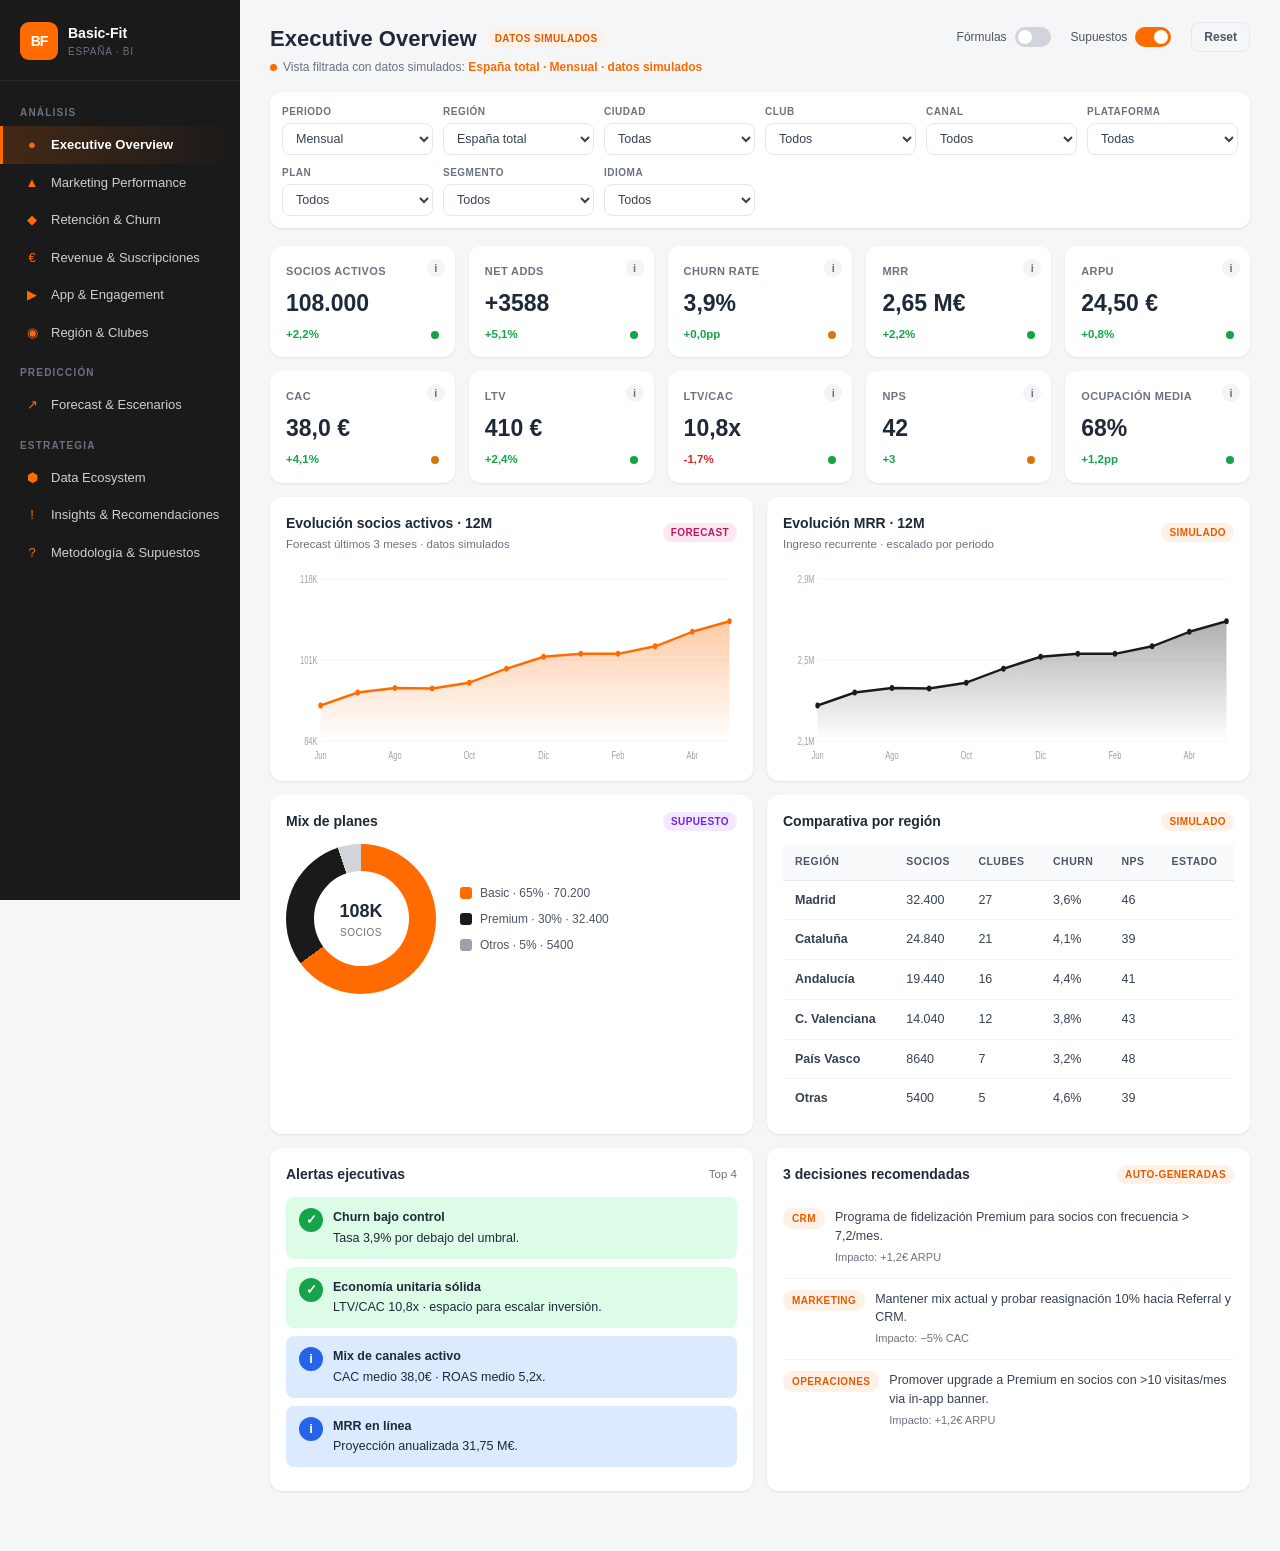
<file: basic-fit-dashboard.html>
<!DOCTYPE html>
<html lang="es">
<head>
<meta charset="UTF-8">
<meta name="viewport" content="width=device-width, initial-scale=1.0">
<title>Basic-Fit España · Dashboard Data-Driven</title>
<link rel="icon" href="../favicon.ico" sizes="any">
<link rel="icon" type="image/png" href="../favicon.png">
<link rel="apple-touch-icon" href="../apple-touch-icon.png">
<style>
/* ============ TOKENS ============ */
:root{
  --orange:#FF6B00; --orange-d:#E55A00; --orange-l:#FFF1E6;
  --black:#0F0F0F; --dark:#1A1A1A;
  --g900:#1F2937; --g800:#374151; --g700:#4B5563; --g600:#52606D;
  --g500:#6B7280; --g400:#9CA3AF; --g300:#D1D5DB; --g200:#E5E7EB; --g100:#F3F4F6; --g50:#F9FAFB;
  --white:#fff; --bg:#F5F6F8;
  --ok:#16A34A; --ok-b:#DCFCE7;
  --wn:#D97706; --wn-b:#FEF3C7;
  --bd:#DC2626; --bd-b:#FEE2E2;
  --info:#2563EB; --info-b:#DBEAFE;
  --shadow:0 1px 3px rgba(0,0,0,.06),0 1px 2px rgba(0,0,0,.04);
  --shadow-md:0 4px 14px rgba(0,0,0,.08);
  --r:12px; --r-sm:8px;
}
*{box-sizing:border-box;margin:0;padding:0}
html,body{background:var(--bg);color:var(--g900);font:14px/1.5 -apple-system,BlinkMacSystemFont,"Segoe UI",Roboto,Helvetica,Arial,sans-serif;-webkit-font-smoothing:antialiased}
a{color:inherit}
button{font-family:inherit}

/* ============ LAYOUT ============ */
.app{display:grid;grid-template-columns:240px 1fr;min-height:100vh}
.sidebar{background:var(--dark);color:var(--g300);position:sticky;top:0;height:100vh;overflow-y:auto;padding:22px 0}
.brand{padding:0 20px 20px;border-bottom:1px solid #292929;display:flex;align-items:center;gap:10px}
.brand-mark{width:38px;height:38px;background:var(--orange);border-radius:9px;display:flex;align-items:center;justify-content:center;color:#fff;font-weight:900;font-size:14px;letter-spacing:-1px}
.brand-name{color:#fff;font-weight:800;font-size:14px}
.brand-sub{color:var(--g500);font-size:10px;text-transform:uppercase;letter-spacing:.8px}
.sidebar nav{padding:10px 0}
.nav-section{padding:14px 20px 6px;font-size:10px;text-transform:uppercase;letter-spacing:1.2px;color:#6B7380;font-weight:700}
.sidebar .navlink{display:flex;align-items:center;gap:10px;padding:9px 20px;color:#CBD0D7;text-decoration:none;font-size:13px;cursor:pointer;border-left:3px solid transparent;transition:.15s}
.sidebar .navlink:hover{background:#222;color:#fff}
.sidebar .navlink.active{background:linear-gradient(90deg,rgba(255,107,0,.18),transparent);color:#fff;border-left-color:var(--orange);font-weight:600}
.nav-icon{width:18px;text-align:center;color:var(--orange)}

.main{padding:22px 30px 60px;max-width:1600px;width:100%}
.page-head{display:flex;justify-content:space-between;align-items:flex-start;flex-wrap:wrap;gap:14px;margin-bottom:16px}
.page-title{font-size:22px;font-weight:800;color:var(--g900);display:flex;align-items:center;gap:10px}
.page-sub{color:var(--g500);font-size:12px;margin-top:3px}
.filter-tag{display:inline-flex;align-items:center;gap:6px;background:var(--orange-l);color:var(--orange-d);padding:4px 10px;border-radius:20px;font-size:11px;font-weight:600}

/* ============ FILTERS ============ */
.filter-bar{background:#fff;border-radius:var(--r);padding:12px;margin-bottom:18px;box-shadow:var(--shadow);display:grid;grid-template-columns:repeat(auto-fit,minmax(135px,1fr));gap:10px;align-items:end}
.f-group{display:flex;flex-direction:column;gap:4px}
.f-group label{font-size:10px;color:var(--g500);text-transform:uppercase;letter-spacing:.5px;font-weight:700}
.f-group select,.f-group input{padding:7px 9px;border:1px solid var(--g200);border-radius:var(--r-sm);font-size:12.5px;background:#fff;font-family:inherit;color:var(--g800);transition:.15s}
.f-group select:focus{border-color:var(--orange);outline:none}
.f-group select[data-active="true"]{border-color:var(--orange);background:var(--orange-l);font-weight:600}
.f-actions{display:flex;gap:6px;align-items:center;flex-wrap:wrap}
.btn{padding:7px 12px;border:none;border-radius:var(--r-sm);cursor:pointer;font-size:12px;font-weight:600;transition:.15s}
.btn-primary{background:var(--orange);color:#fff}
.btn-primary:hover{background:var(--orange-d)}
.btn-ghost{background:transparent;color:var(--g700);border:1px solid var(--g200)}
.btn-ghost:hover{background:var(--g100)}

/* ============ BADGES ============ */
.badge{display:inline-block;padding:2px 8px;border-radius:10px;font-size:10px;font-weight:800;text-transform:uppercase;letter-spacing:.4px}
.b-case{background:#DBEAFE;color:#1E40AF}
.b-sim{background:var(--orange-l);color:var(--orange-d)}
.b-as{background:#F3E8FF;color:#6D28D9}
.b-fc{background:#FCE7F3;color:#BE185D}
.b-ok{background:var(--ok-b);color:var(--ok)}
.b-wn{background:var(--wn-b);color:var(--wn)}
.b-bd{background:var(--bd-b);color:var(--bd)}

/* ============ GRID / CARDS ============ */
.grid{display:grid;gap:14px}
.grid-5{grid-template-columns:repeat(5,1fr)}
.grid-4{grid-template-columns:repeat(4,1fr)}
.grid-3{grid-template-columns:repeat(3,1fr)}
.grid-2{grid-template-columns:repeat(2,1fr)}
.span-2{grid-column:span 2}
@media (max-width:1200px){.grid-5{grid-template-columns:repeat(3,1fr)}.grid-4{grid-template-columns:repeat(2,1fr)}}
@media (max-width:760px){.grid-5,.grid-4,.grid-3,.grid-2{grid-template-columns:1fr}.span-2{grid-column:span 1}}
.card{background:#fff;border-radius:var(--r);padding:16px;box-shadow:var(--shadow)}
.card-head{display:flex;justify-content:space-between;align-items:center;margin-bottom:12px;flex-wrap:wrap;gap:8px}
.card-title{font-size:14px;font-weight:700;color:var(--g900)}
.card-sub{font-size:11.5px;color:var(--g500);margin-top:2px}

/* ============ KPI ============ */
.kpi{background:#fff;border-radius:var(--r);padding:14px 16px;box-shadow:var(--shadow);position:relative;cursor:pointer;transition:.15s;border-top:3px solid transparent}
.kpi:hover{transform:translateY(-2px);box-shadow:var(--shadow-md);border-top-color:var(--orange)}
.kpi-label{font-size:11px;color:var(--g500);text-transform:uppercase;letter-spacing:.4px;font-weight:700}
.kpi-value{font-size:23px;font-weight:800;color:var(--g900);margin-top:6px;font-variant-numeric:tabular-nums}
.kpi-foot{display:flex;justify-content:space-between;align-items:center;margin-top:6px}
.kpi-delta{font-size:11.5px;font-weight:700}
.kpi-delta.up{color:var(--ok)}
.kpi-delta.down{color:var(--bd)}
.kpi-dot{width:8px;height:8px;border-radius:50%}
.kpi-dot.good{background:var(--ok)}
.kpi-dot.warn{background:var(--wn)}
.kpi-dot.crit{background:var(--bd)}
.kpi-info{position:absolute;top:10px;right:10px;width:18px;height:18px;border-radius:50%;background:var(--g100);color:var(--g500);font-size:11px;display:flex;align-items:center;justify-content:center;font-weight:700}

/* ============ TABLES ============ */
.table-wrap{overflow-x:auto}
table{width:100%;border-collapse:collapse;font-size:12.5px}
th{text-align:left;padding:10px 12px;background:var(--g50);color:var(--g700);font-weight:700;font-size:10.5px;text-transform:uppercase;letter-spacing:.5px;border-bottom:1px solid var(--g200);white-space:nowrap}
td{padding:10px 12px;border-bottom:1px solid var(--g100);color:var(--g800);vertical-align:middle}
tr:last-child td{border-bottom:none}
tbody tr:hover{background:var(--g50)}
tbody tr.highlight{background:var(--orange-l)}
tbody tr.highlight:hover{background:var(--orange-l)}

/* ============ BARS ============ */
.bar-row{display:grid;grid-template-columns:140px 1fr 80px;align-items:center;gap:10px;margin-bottom:8px}
.bar-label{font-size:12px;color:var(--g700);white-space:nowrap;overflow:hidden;text-overflow:ellipsis}
.bar-track{background:var(--g100);height:18px;border-radius:5px;overflow:hidden}
.bar-fill{height:100%;background:linear-gradient(90deg,var(--orange),var(--orange-d));border-radius:5px;transition:width .4s}
.bar-value{font-size:12px;font-weight:700;color:var(--g900);text-align:right;font-variant-numeric:tabular-nums}

/* ============ DONUT ============ */
.donut-wrap{display:flex;align-items:center;gap:24px;flex-wrap:wrap}
.donut{width:150px;height:150px;border-radius:50%;display:flex;align-items:center;justify-content:center;position:relative;transition:background .4s}
.donut::after{content:'';position:absolute;width:95px;height:95px;background:#fff;border-radius:50%}
.donut-center{position:relative;z-index:2;text-align:center}
.donut-center .v{font-size:18px;font-weight:800}
.donut-center .l{font-size:10px;color:var(--g500);text-transform:uppercase;letter-spacing:.5px}
.legend{display:flex;flex-direction:column;gap:8px}
.legend-item{display:flex;align-items:center;gap:8px;font-size:12px;color:var(--g700)}
.legend-dot{width:12px;height:12px;border-radius:3px;flex-shrink:0}

/* ============ FUNNEL ============ */
.funnel{display:flex;flex-direction:column;gap:6px}
.funnel-step{display:flex;align-items:center;gap:12px}
.funnel-bar{background:linear-gradient(90deg,var(--orange),var(--orange-d));color:#fff;padding:11px 14px;border-radius:6px;font-weight:700;font-size:13px;transition:width .4s;min-width:100px}
.funnel-meta{font-size:12px;color:var(--g600);white-space:nowrap}

/* ============ LINE CHART ============ */
.line-chart{width:100%;height:200px;display:block}

/* ============ HEATMAP ============ */
.heatmap{display:grid;grid-template-columns:70px repeat(14,1fr);gap:3px;font-size:10px}
.hm-head{text-align:center;color:var(--g500);font-weight:700;padding:4px 0}
.hm-row-label{display:flex;align-items:center;color:var(--g700);font-weight:600;font-size:11px}
.hm-cell{aspect-ratio:1.1/1;border-radius:3px;display:flex;align-items:center;justify-content:center;color:#fff;font-weight:600;font-size:9px;cursor:pointer;transition:background .3s}

/* ============ TABS ============ */
.tabs{display:flex;gap:2px;border-bottom:1px solid var(--g200);margin-bottom:14px;flex-wrap:wrap}
.tab{padding:8px 14px;cursor:pointer;font-size:12.5px;color:var(--g600);border-bottom:2px solid transparent;font-weight:600}
.tab:hover{color:var(--orange)}
.tab.active{color:var(--orange);border-bottom-color:var(--orange)}

/* ============ ALERTS ============ */
.alert{padding:11px 13px;border-radius:var(--r-sm);margin-bottom:8px;display:flex;align-items:flex-start;gap:10px;font-size:12.5px}
.alert-icon{width:24px;height:24px;border-radius:50%;display:flex;align-items:center;justify-content:center;flex-shrink:0;font-weight:800;font-size:13px;color:#fff}
.a-ok{background:var(--ok-b)}.a-ok .alert-icon{background:var(--ok)}
.a-wn{background:var(--wn-b)}.a-wn .alert-icon{background:var(--wn)}
.a-bd{background:var(--bd-b)}.a-bd .alert-icon{background:var(--bd)}
.a-info{background:var(--info-b)}.a-info .alert-icon{background:var(--info)}
.alert-body strong{display:block;margin-bottom:2px;color:var(--g900);font-size:12.5px}

/* ============ MODAL ============ */
.modal-overlay{position:fixed;inset:0;background:rgba(0,0,0,.55);display:none;align-items:center;justify-content:center;z-index:100;padding:20px}
.modal-overlay.show{display:flex}
.modal{background:#fff;border-radius:var(--r);max-width:620px;width:100%;max-height:85vh;overflow-y:auto;padding:24px;box-shadow:0 10px 50px rgba(0,0,0,.3)}
.modal-head{display:flex;justify-content:space-between;align-items:center;margin-bottom:12px;gap:10px}
.modal-title{font-size:18px;font-weight:800;color:var(--g900)}
.modal-close{background:var(--g100);border:none;width:32px;height:32px;border-radius:50%;cursor:pointer;font-size:15px;font-weight:700}
.modal-row{padding:9px 0;border-bottom:1px solid var(--g100)}
.modal-row strong{display:block;font-size:10.5px;color:var(--g500);text-transform:uppercase;letter-spacing:.5px;margin-bottom:3px;font-weight:700}
.modal-row span{font-size:13px;color:var(--g800)}
.formula{font-family:"SF Mono",Monaco,Menlo,monospace;background:var(--g50);padding:8px 10px;border-radius:6px;font-size:12px;color:var(--g800);display:inline-block}

/* ============ FORECAST CTRL ============ */
.fc-controls{display:grid;grid-template-columns:repeat(auto-fit,minmax(220px,1fr));gap:14px;padding:16px;background:var(--g50);border-radius:var(--r-sm);margin-bottom:16px}
.input-row{display:flex;flex-direction:column;gap:6px}
.input-row label{font-size:11px;color:var(--g600);font-weight:700;display:flex;justify-content:space-between}
.input-row .v{color:var(--orange);font-weight:800}
input[type=range]{width:100%;accent-color:var(--orange)}
.scenario-tabs{display:flex;gap:6px;margin-bottom:12px}
.scen{padding:6px 12px;background:var(--g100);border-radius:20px;font-size:12px;font-weight:700;cursor:pointer;border:1px solid transparent}
.scen.active{background:var(--orange);color:#fff;border-color:var(--orange)}

/* ============ ECOSYSTEM ============ */
.eco-flow{display:grid;grid-template-columns:repeat(auto-fit,minmax(150px,1fr));gap:8px;align-items:stretch}
.eco-stage{background:#fff;border:1px solid var(--g200);border-radius:var(--r-sm);padding:12px;position:relative}
.eco-stage h4{font-size:11px;color:var(--orange);text-transform:uppercase;margin-bottom:8px;letter-spacing:.5px;font-weight:800}
.eco-stage ul{list-style:none;font-size:11.5px;color:var(--g700)}
.eco-stage li{padding:3px 0;display:flex;align-items:center;gap:6px}
.eco-stage li::before{content:'·';color:var(--orange);font-weight:800}

/* ============ COHORTS ============ */
.cohort-grid{display:grid;grid-template-columns:90px repeat(6,1fr);gap:2px;font-size:11px}
.cohort-grid > div{padding:8px;text-align:center;border-radius:3px;font-weight:600}
.cohort-head{background:var(--g100);color:var(--g700)}

/* ============ TOGGLE ============ */
.toggle-row{display:flex;align-items:center;gap:8px;font-size:12px;color:var(--g700);margin-right:14px}
.toggle{position:relative;display:inline-block;width:36px;height:20px}
.toggle input{opacity:0;width:0;height:0}
.toggle .slider{position:absolute;cursor:pointer;inset:0;background:var(--g300);border-radius:20px;transition:.2s}
.toggle .slider:before{content:'';position:absolute;height:14px;width:14px;left:3px;bottom:3px;background:#fff;border-radius:50%;transition:.2s}
.toggle input:checked + .slider{background:var(--orange)}
.toggle input:checked + .slider:before{transform:translateX(16px)}

/* ============ REC ============ */
.rec-item{padding:11px 0;border-bottom:1px solid var(--g100);display:flex;gap:10px;align-items:flex-start}
.rec-item:last-child{border-bottom:none}
.rec-area{background:var(--orange-l);color:var(--orange-d);padding:3px 9px;border-radius:10px;font-size:10px;font-weight:800;text-transform:uppercase;flex-shrink:0;letter-spacing:.4px}
.rec-text{font-size:12.5px;color:var(--g800)}
.rec-impact{display:inline-block;margin-top:3px;font-size:11px;color:var(--g500)}

/* ============ VIEWS ============ */
.view{display:none}
.view.active{display:block;animation:fadeIn .25s ease}
@keyframes fadeIn{from{opacity:0;transform:translateY(4px)}to{opacity:1;transform:none}}

/* Flash on filter update */
.view.active.flash > *{animation:flashIn .45s ease}
@keyframes flashIn{
  0%{opacity:.35;transform:translateY(3px);filter:saturate(1.2)}
  100%{opacity:1;transform:none;filter:saturate(1)}
}
.live-pulse{display:inline-block;width:7px;height:7px;border-radius:50%;background:var(--orange);margin-right:6px;animation:pulse 1.4s ease infinite}
@keyframes pulse{0%,100%{opacity:.4;transform:scale(1)}50%{opacity:1;transform:scale(1.3)}}

/* ============ SPARK / MISC ============ */
.tag-list{display:flex;flex-wrap:wrap;gap:6px}
.row{display:flex;gap:8px;align-items:center;flex-wrap:wrap}
.muted{color:var(--g500);font-size:11.5px}
.divider{height:1px;background:var(--g200);margin:14px 0}

@media (max-width:900px){
  .app{grid-template-columns:1fr}
  .sidebar{position:relative;height:auto;padding:10px 0}
  .sidebar nav{display:flex;overflow-x:auto;padding:6px;gap:2px}
  .sidebar .navlink{white-space:nowrap;border-left:none;border-bottom:3px solid transparent;padding:8px 12px}
  .sidebar .navlink.active{border-bottom-color:var(--orange);border-left:none}
  .nav-section{display:none}
  .main{padding:16px}
  .heatmap{font-size:8px}
}
</style>
</head>
<body>
<div class="app">

  <!-- ========== SIDEBAR ========== -->
  <aside class="sidebar">
    <div class="brand">
      <div class="brand-mark">BF</div>
      <div>
        <div class="brand-name">Basic-Fit</div>
        <div class="brand-sub">España · BI</div>
      </div>
    </div>
    <nav id="nav">
      <div class="nav-section">Análisis</div>
      <a class="navlink active" data-view="overview"><span class="nav-icon">●</span>Executive Overview</a>
      <a class="navlink" data-view="marketing"><span class="nav-icon">▲</span>Marketing Performance</a>
      <a class="navlink" data-view="churn"><span class="nav-icon">◆</span>Retención & Churn</a>
      <a class="navlink" data-view="revenue"><span class="nav-icon">€</span>Revenue & Suscripciones</a>
      <a class="navlink" data-view="app"><span class="nav-icon">▶</span>App & Engagement</a>
      <a class="navlink" data-view="region"><span class="nav-icon">◉</span>Región & Clubes</a>
      <div class="nav-section">Predicción</div>
      <a class="navlink" data-view="forecast"><span class="nav-icon">↗</span>Forecast & Escenarios</a>
      <div class="nav-section">Estrategia</div>
      <a class="navlink" data-view="data"><span class="nav-icon">⬢</span>Data Ecosystem</a>
      <a class="navlink" data-view="insights"><span class="nav-icon">!</span>Insights & Recomendaciones</a>
      <a class="navlink" data-view="method"><span class="nav-icon">?</span>Metodología & Supuestos</a>
    </nav>
  </aside>

  <!-- ========== MAIN ========== -->
  <main class="main">

    <!-- HEADER -->
    <div class="page-head">
      <div>
        <div class="page-title" id="pageTitle">Executive Overview <span class="badge b-sim">Datos simulados</span></div>
        <div class="page-sub" id="pageSub"><span class="live-pulse"></span>Vista filtrada con datos simulados: <span id="filterTag" style="color:var(--orange);font-weight:700">España total · Mensual · datos simulados</span></div>
      </div>
      <div class="f-actions">
        <label class="toggle-row"><span>Fórmulas</span><span class="toggle"><input type="checkbox" id="togFormulas"><span class="slider"></span></span></label>
        <label class="toggle-row"><span>Supuestos</span><span class="toggle"><input type="checkbox" id="togAssumptions" checked><span class="slider"></span></span></label>
        <button class="btn btn-ghost" id="btnReset">Reset</button>
      </div>
    </div>

    <!-- FILTERS -->
    <div class="filter-bar">
      <div class="f-group"><label>Periodo</label><select id="fPeriodo"><option>Mensual</option><option>Diario</option><option>Semanal</option><option>Trimestral</option><option>Anual</option></select></div>
      <div class="f-group"><label>Región</label><select id="fRegion"><option>España total</option><option>Madrid</option><option>Cataluña</option><option>Andalucía</option><option>C. Valenciana</option><option>País Vasco</option></select></div>
      <div class="f-group"><label>Ciudad</label><select id="fCiudad"><option>Todas</option><option>Madrid</option><option>Barcelona</option><option>Valencia</option><option>Sevilla</option><option>Bilbao</option></select></div>
      <div class="f-group"><label>Club</label><select id="fClub"><option>Todos</option><option>Club Centro</option><option>Club Norte</option><option>Club Sur</option><option>Club Nuevo</option><option>Club Alta Ocupación</option></select></div>
      <div class="f-group"><label>Canal</label><select id="fCanal"><option>Todos</option><option>SEO</option><option>SEM</option><option>Paid Social</option><option>RRSS</option><option>Directo</option><option>CRM</option><option>Email</option><option>Push</option><option>App</option><option>Referral</option><option>Offline</option></select></div>
      <div class="f-group"><label>Plataforma</label><select id="fPlat"><option>Todas</option><option>Web</option><option>App</option><option>Club físico</option></select></div>
      <div class="f-group"><label>Plan</label><select id="fPlan"><option>Todos</option><option>Basic</option><option>Premium</option><option>Otros</option></select></div>
      <div class="f-group"><label>Segmento</label><select id="fSeg"><option>Todos</option><option>Nuevo socio</option><option>Activo</option><option>Riesgo churn</option><option>Premium</option><option>Alta frecuencia</option><option>Baja frecuencia</option></select></div>
      <div class="f-group"><label>Idioma</label><select id="fIdioma"><option>Todos</option><option>Español</option><option>Catalán</option><option>Inglés</option></select></div>
    </div>

    <!-- ============ VIEW: OVERVIEW ============ -->
    <section class="view active" data-view="overview">
      <div class="grid grid-5" style="margin-bottom:14px" id="kpiOverview"></div>

      <div class="grid grid-2" style="margin-bottom:14px">
        <div class="card">
          <div class="card-head">
            <div><div class="card-title">Evolución socios activos · 12M</div><div class="card-sub">Forecast últimos 3 meses · datos simulados</div></div>
            <span class="badge b-fc">Forecast</span>
          </div>
          <svg class="line-chart" id="chartMembers" viewBox="0 0 600 200" preserveAspectRatio="none"></svg>
        </div>
        <div class="card">
          <div class="card-head">
            <div><div class="card-title">Evolución MRR · 12M</div><div class="card-sub">Ingreso recurrente · escalado por periodo</div></div>
            <span class="badge b-sim">Simulado</span>
          </div>
          <svg class="line-chart" id="chartMRR" viewBox="0 0 600 200" preserveAspectRatio="none"></svg>
        </div>
      </div>

      <div class="grid grid-2" style="margin-bottom:14px">
        <div class="card">
          <div class="card-head"><div class="card-title">Mix de planes</div><span class="badge b-as">Supuesto</span></div>
          <div class="donut-wrap">
            <div class="donut" id="donutMix"><div class="donut-center"><div class="v" id="donutTotal">108K</div><div class="l">Socios</div></div></div>
            <div class="legend" id="donutLegend"></div>
          </div>
        </div>
        <div class="card">
          <div class="card-head"><div class="card-title">Comparativa por región</div><span class="badge b-sim">Simulado</span></div>
          <div class="table-wrap"><table id="tableRegions"></table></div>
        </div>
      </div>

      <div class="grid grid-2">
        <div class="card">
          <div class="card-head"><div class="card-title">Alertas ejecutivas</div><span class="muted">Top 4</span></div>
          <div id="alertsExec"></div>
        </div>
        <div class="card">
          <div class="card-head"><div class="card-title">3 decisiones recomendadas</div><span class="badge b-sim">Auto-generadas</span></div>
          <div id="recsExec"></div>
        </div>
      </div>
    </section>

    <!-- ============ VIEW: MARKETING ============ -->
    <section class="view" data-view="marketing">
      <div class="grid grid-4" style="margin-bottom:14px" id="kpiMarketing"></div>

      <div class="grid grid-2" style="margin-bottom:14px">
        <div class="card">
          <div class="card-head"><div class="card-title">Funnel AARRR</div><span class="badge b-sim">Simulado</span></div>
          <div class="funnel" id="funnel"></div>
        </div>
        <div class="card">
          <div class="card-head"><div class="card-title">CAC por canal · €</div><span class="muted">Menor = mejor</span></div>
          <div id="barsCAC"></div>
        </div>
      </div>

      <div class="card" style="margin-bottom:14px">
        <div class="card-head"><div class="card-title">ROAS por canal</div><span class="muted">Ingresos atribuidos / Inversión</span></div>
        <div id="barsROAS"></div>
      </div>

      <div class="card">
        <div class="card-head">
          <div><div class="card-title">Tabla completa de canales</div><div class="card-sub">Inversión, leads, altas, CAC, ROAS, LTV, churn y recomendación</div></div>
          <span class="badge b-sim">Simulado</span>
        </div>
        <div class="table-wrap"><table id="tableChannels"></table></div>
      </div>
    </section>

    <!-- ============ VIEW: CHURN ============ -->
    <section class="view" data-view="churn">
      <div class="grid grid-4" style="margin-bottom:14px" id="kpiChurn"></div>

      <div class="grid grid-2" style="margin-bottom:14px">
        <div class="card">
          <div class="card-head"><div class="card-title">Churn por canal</div><span class="badge b-sim">Simulado</span></div>
          <div id="barsChurnCanal"></div>
        </div>
        <div class="card">
          <div class="card-head"><div class="card-title">Churn por plan & región</div><span class="muted">% mensual</span></div>
          <div class="table-wrap"><table id="tableChurnSeg"></table></div>
        </div>
      </div>

      <div class="card" style="margin-bottom:14px">
        <div class="card-head"><div class="card-title">Cohortes de retención · M0-M5</div><span class="badge b-sim">Simulado</span></div>
        <div class="cohort-grid" id="cohorts"></div>
      </div>

      <div class="grid grid-2">
        <div class="card">
          <div class="card-head"><div class="card-title">Predicción próximo mes</div><span class="badge b-fc">Forecast</span></div>
          <div id="churnPredict"></div>
        </div>
        <div class="card">
          <div class="card-head"><div class="card-title">Acciones anti-churn priorizadas</div></div>
          <div id="actionsChurn"></div>
        </div>
      </div>
    </section>

    <!-- ============ VIEW: REVENUE ============ -->
    <section class="view" data-view="revenue">
      <div class="grid grid-4" style="margin-bottom:14px" id="kpiRevenue"></div>

      <div class="grid grid-2" style="margin-bottom:14px">
        <div class="card">
          <div class="card-head"><div class="card-title">Revenue forecast · 6M</div><span class="badge b-fc">Forecast</span></div>
          <svg class="line-chart" id="chartRevForecast" viewBox="0 0 600 200" preserveAspectRatio="none"></svg>
        </div>
        <div class="card">
          <div class="card-head"><div class="card-title">Mix Basic vs Premium · evolución</div><span class="muted">% sobre el total</span></div>
          <div id="barsMix"></div>
        </div>
      </div>

      <div class="card">
        <div class="card-head"><div class="card-title">3 escenarios de revenue · 6 meses</div><span class="badge b-fc">Forecast</span></div>
        <div class="table-wrap"><table id="tableScenarios"></table></div>
      </div>
    </section>

    <!-- ============ VIEW: APP ============ -->
    <section class="view" data-view="app">
      <div class="grid grid-4" style="margin-bottom:14px" id="kpiApp"></div>

      <div class="grid grid-2" style="margin-bottom:14px">
        <div class="card">
          <div class="card-head"><div class="card-title">Retención app · D7 / D30 / D90</div></div>
          <div id="barsRetApp"></div>
        </div>
        <div class="card">
          <div class="card-head"><div class="card-title">Funnel app → club físico</div></div>
          <div class="funnel" id="funnelApp"></div>
        </div>
      </div>

      <div class="card">
        <div class="card-head"><div class="card-title">Cadena de valor de la app</div><span class="muted">Conexión engagement → LTV</span></div>
        <div style="display:grid;grid-template-columns:repeat(5,1fr);gap:8px;text-align:center" id="appChain"></div>
      </div>
    </section>

    <!-- ============ VIEW: REGION ============ -->
    <section class="view" data-view="region">
      <div class="grid grid-2" style="margin-bottom:14px">
        <div class="card">
          <div class="card-head"><div class="card-title">Ranking de regiones</div><span class="badge b-sim">Simulado</span></div>
          <div class="table-wrap"><table id="tableRegRank"></table></div>
        </div>
        <div class="card">
          <div class="card-head"><div class="card-title">Ranking top clubes</div></div>
          <div class="table-wrap"><table id="tableClubRank"></table></div>
        </div>
      </div>

      <div class="card" style="margin-bottom:14px">
        <div class="card-head"><div class="card-title">Heatmap de ocupación · día × franja horaria</div><span class="badge b-sim">Simulado</span></div>
        <div class="heatmap" id="heatmap"></div>
      </div>

      <div class="grid grid-2">
        <div class="card"><div class="card-head"><div class="card-title">Alertas de saturación</div></div><div id="alertsClubs"></div></div>
        <div class="card"><div class="card-head"><div class="card-title">Recomendación de expansión</div><span class="badge b-as">Supuesto</span></div><div id="expansionRecs"></div></div>
      </div>
    </section>

    <!-- ============ VIEW: FORECAST ============ -->
    <section class="view" data-view="forecast">
      <div class="card" style="margin-bottom:14px">
        <div class="card-head">
          <div><div class="card-title">Configurador de escenario · 6 meses</div><div class="card-sub">Modifica los supuestos y observa el impacto en KPIs y revenue</div></div>
          <div class="scenario-tabs">
            <div class="scen" data-scen="cons">Conservador</div>
            <div class="scen active" data-scen="base">Base</div>
            <div class="scen" data-scen="opt">Optimista</div>
          </div>
        </div>
        <div class="fc-controls">
          <div class="input-row"><label>Altas mensuales <span class="v" id="vAltas">7.800</span></label><input type="range" min="1000" max="14000" step="100" value="7800" id="iAltas"></div>
          <div class="input-row"><label>Churn mensual % <span class="v" id="vChurn">3,9</span></label><input type="range" min="1.0" max="10" step="0.1" value="3.9" id="iChurn"></div>
          <div class="input-row"><label>ARPU € <span class="v" id="vArpu">24,5</span></label><input type="range" min="14" max="36" step="0.1" value="24.5" id="iArpu"></div>
          <div class="input-row"><label>CAC € <span class="v" id="vCac">38</span></label><input type="range" min="10" max="90" step="1" value="38" id="iCac"></div>
          <div class="input-row"><label>% conversión a Premium <span class="v" id="vPrem">30</span></label><input type="range" min="5" max="80" step="1" value="30" id="iPrem"></div>
          <div class="input-row"><label>Inversión marketing mensual € <span class="v" id="vInv">300.000</span></label><input type="range" min="40000" max="800000" step="10000" value="300000" id="iInv"></div>
        </div>
        <div class="grid grid-4" id="fcResults"></div>
      </div>

      <div class="grid grid-2" style="margin-bottom:14px">
        <div class="card">
          <div class="card-head"><div class="card-title">Forecast socios activos · 6M</div><span class="badge b-fc">Forecast</span></div>
          <svg class="line-chart" id="chartFCMembers" viewBox="0 0 600 200" preserveAspectRatio="none"></svg>
        </div>
        <div class="card">
          <div class="card-head"><div class="card-title">Forecast MRR · 6M</div><span class="badge b-fc">Forecast</span></div>
          <svg class="line-chart" id="chartFCRev" viewBox="0 0 600 200" preserveAspectRatio="none"></svg>
        </div>
      </div>

      <div class="card">
        <div class="card-head"><div class="card-title">Recomendación del escenario</div></div>
        <div id="fcRec"></div>
      </div>
    </section>

    <!-- ============ VIEW: DATA ECOSYSTEM ============ -->
    <section class="view" data-view="data">
      <div class="card" style="margin-bottom:14px">
        <div class="card-head"><div class="card-title">Arquitectura de datos · flujo end-to-end</div><span class="badge b-as">Modelo</span></div>
        <div class="eco-flow">
          <div class="eco-stage"><h4>1. Canales</h4><ul><li>SEO / SEM</li><li>Paid Social</li><li>Email / CRM</li><li>Push / App</li><li>Offline / Club</li><li>Referral</li></ul></div>
          <div class="eco-stage"><h4>2. Plataformas</h4><ul><li>Web</li><li>App móvil</li><li>Club físico</li><li>Call center</li></ul></div>
          <div class="eco-stage"><h4>3. Captura</h4><ul><li>GA4 / Adobe</li><li>Mixpanel / Amplitude</li><li>Tag manager</li><li>Server-side</li></ul></div>
          <div class="eco-stage"><h4>4. Integración / ETL</h4><ul><li>Fivetran / Stitch</li><li>Airflow / dbt</li><li>APIs y webhooks</li><li>Data quality</li></ul></div>
          <div class="eco-stage"><h4>5. Data Warehouse</h4><ul><li>BigQuery / Snowflake</li><li>Customer 360</li><li>Capa semántica</li></ul></div>
          <div class="eco-stage"><h4>6. Modelado</h4><ul><li>Churn model</li><li>LTV model</li><li>Segmentación</li><li>Forecasting</li></ul></div>
          <div class="eco-stage"><h4>7. Dashboards</h4><ul><li>Power BI</li><li>Looker / Tableau</li><li>Self-service BI</li></ul></div>
          <div class="eco-stage"><h4>8. Activación</h4><ul><li>CRM (Braze, Salesforce MC)</li><li>Personalización web</li><li>Audiencias paid</li><li>App push / in-app</li></ul></div>
        </div>
      </div>

      <div class="grid grid-2">
        <div class="card">
          <div class="card-head"><div class="card-title">Fuentes internas</div></div>
          <div class="tag-list" id="srcInt"></div>
        </div>
        <div class="card">
          <div class="card-head"><div class="card-title">Fuentes externas</div></div>
          <div class="tag-list" id="srcExt"></div>
        </div>
      </div>
    </section>

    <!-- ============ VIEW: INSIGHTS ============ -->
    <section class="view" data-view="insights">
      <div class="grid grid-2" style="margin-bottom:14px">
        <div class="card">
          <div class="card-head"><div class="card-title">Top insights automáticos</div><span class="badge b-sim">Detección simulada</span></div>
          <div id="insightsList"></div>
        </div>
        <div class="card">
          <div class="card-head"><div class="card-title">Alertas por estado</div></div>
          <div id="alertsAll"></div>
        </div>
      </div>

      <div class="card">
        <div class="card-head">
          <div><div class="card-title">Recomendaciones por área</div><div class="card-sub">Acciones priorizadas con impacto estimado</div></div>
        </div>
        <div class="tabs" id="recTabs">
          <div class="tab active" data-rec="all">Todas</div>
          <div class="tab" data-rec="dir">Dirección</div>
          <div class="tab" data-rec="mkt">Marketing</div>
          <div class="tab" data-rec="crm">CRM</div>
          <div class="tab" data-rec="ops">Operaciones</div>
          <div class="tab" data-rec="app">App</div>
          <div class="tab" data-rec="exp">Expansión</div>
          <div class="tab" data-rec="bi">Data/BI</div>
        </div>
        <div id="recList"></div>
      </div>
    </section>

    <!-- ============ VIEW: METHOD ============ -->
    <section class="view" data-view="method">
      <div class="grid grid-2" style="margin-bottom:14px">
        <div class="card">
          <div class="card-head"><div class="card-title">Tipología de datos usados</div></div>
          <div class="modal-row"><strong>Datos del caso <span class="badge b-case">Caso</span></strong><span>Información oficial Basic-Fit: 90 clubes en España, 100K+ socios, 380+ empleados, 3 planes (~19,99 € Basic, ~29,99 € Premium), 1.200+ clubes y 3,35M socios internacionales.</span></div>
          <div class="modal-row"><strong>Datos simulados <span class="badge b-sim">Sim</span></strong><span>Series temporales, KPIs y métricas generadas a partir de los supuestos académicos manteniendo coherencia con el caso.</span></div>
          <div class="modal-row"><strong>Supuestos académicos <span class="badge b-as">Sup</span></strong><span>Hipótesis razonables sobre churn, ARPU, CAC, LTV, mix de planes y ocupación, basadas en benchmarks de fitness low-cost.</span></div>
          <div class="modal-row"><strong>Forecast <span class="badge b-fc">FC</span></strong><span>Proyecciones a 6 meses con escenario conservador / base / optimista.</span></div>
        </div>
        <div class="card">
          <div class="card-head"><div class="card-title">Buscador de KPIs</div><span class="muted" id="kpiCount"></span></div>
          <input type="text" id="kpiSearch" placeholder="Buscar KPI por nombre, tipo o fórmula..." style="width:100%;padding:8px 10px;border:1px solid var(--g200);border-radius:8px;font-size:13px;margin-bottom:10px">
          <div class="table-wrap" style="max-height:340px;overflow-y:auto"><table id="tableKPIs"></table></div>
        </div>
      </div>

      <div class="grid grid-3" style="margin-bottom:14px">
        <div class="card"><div class="card-title" style="margin-bottom:6px">KPI vs métrica</div><div class="muted">KPI = métrica clave alineada con objetivos estratégicos (SMART). Métrica = cualquier medida. Todo KPI es métrica, no toda métrica es KPI.</div></div>
        <div class="card"><div class="card-title" style="margin-bottom:6px">Data lifecycle</div><div class="muted">Collect → Store → Process → Analyze → Activate. Cada etapa exige gobernanza, calidad y trazabilidad.</div></div>
        <div class="card"><div class="card-title" style="margin-bottom:6px">Data quality</div><div class="muted">Exactitud, completitud, consistencia, credibilidad y actualidad. Auditoría continua sobre estas dimensiones.</div></div>
      </div>

      <div class="grid grid-2">
        <div class="card">
          <div class="card-head"><div class="card-title">Técnicas analíticas sugeridas</div></div>
          <div class="tag-list" id="techList"></div>
        </div>
        <div class="card">
          <div class="card-head"><div class="card-title">Fuentes reales recomendadas</div></div>
          <ul style="list-style:none;font-size:12.5px;color:var(--g700);line-height:1.9">
            <li>· Basic-Fit Investor Relations (KPIs financieros oficiales)</li>
            <li>· Google Analytics 4 + Search Console + Looker Studio</li>
            <li>· Meta Ads, Google Ads, TikTok Ads (CAC, ROAS por canal)</li>
            <li>· Mixpanel / Amplitude (engagement app)</li>
            <li>· CRM Salesforce / Braze (cohortes, retención)</li>
            <li>· INE, Eurostat (demografía, renta, hábitos)</li>
            <li>· Similarweb, Semrush (competencia, share-of-search)</li>
            <li>· NPS in-app / encuestas Net Promoter Score</li>
          </ul>
        </div>
      </div>
    </section>

  </main>
</div>

<!-- MODAL -->
<div class="modal-overlay" id="modal">
  <div class="modal">
    <div class="modal-head">
      <div>
        <div class="modal-title" id="mTitle">KPI</div>
        <div class="muted" id="mType"></div>
      </div>
      <button class="modal-close" onclick="closeModal()">✕</button>
    </div>
    <div class="modal-row"><strong>Valor actual</strong><span id="mValue"></span></div>
    <div class="modal-row"><strong>Variación vs periodo anterior</strong><span id="mDelta"></span></div>
    <div class="modal-row"><strong>Estado</strong><span id="mStatus"></span></div>
    <div class="modal-row"><strong>Fórmula</strong><br><span class="formula" id="mFormula"></span></div>
    <div class="modal-row"><strong>Fuente de datos recomendada</strong><span id="mSource"></span></div>
    <div class="modal-row"><strong>Decisión que permite tomar</strong><span id="mDecision"></span></div>
    <div class="modal-row"><strong>Explicación</strong><span id="mExpl"></span></div>
  </div>
</div>

<script>
/* ============================================================
   1. BASE & FILTER PROFILES (multiplicadores por filtro)
   ============================================================ */
const BASE = {
  socios:108000, clubes:90, arpu:24.5,
  mixBasic:0.65, mixPremium:0.30, mixOtros:0.05,
  altasMes:7800, bajasMes:4200, churnMes:0.039,
  cac:38, ltv:410, nps:42, app:0.61, ocupacion:0.68,
  margen:0.35, vidaMedia:17, crecimientoMes:0.022,
  inversionMkt:300000, ctr:0.029, openRate:0.31, leads:95800,
  trafficWeb:2400000, trafficApp:1100000, freq:7.2, convRate:0.082
};
const MONTHS = ['Jun','Jul','Ago','Sep','Oct','Nov','Dic','Ene','Feb','Mar','Abr','May'];

const PROF = {
  periodo:{
    'Diario':    {scale:1/30,  label:'/día'},
    'Semanal':   {scale:7/30,  label:'/semana'},
    'Mensual':   {scale:1,     label:'/mes'},
    'Trimestral':{scale:3,     label:'/trim'},
    'Anual':     {scale:12,    label:'/año'}
  },
  region:{
    'España total':  {socios:1.00, churn:1.00, nps:1.00, occ:1.00, growth:1.00, cac:1.00, share:1.00},
    'Madrid':        {socios:0.30, churn:0.92, nps:1.10, occ:1.06, growth:1.27, cac:0.95, share:1.20},
    'Cataluña':      {socios:0.23, churn:1.05, nps:0.93, occ:1.01, growth:0.86, cac:1.05, share:0.95},
    'Andalucía':     {socios:0.18, churn:1.13, nps:0.98, occ:0.94, growth:1.05, cac:1.10, share:0.85},
    'C. Valenciana': {socios:0.13, churn:0.97, nps:1.02, occ:0.99, growth:1.14, cac:0.97, share:1.00},
    'País Vasco':    {socios:0.08, churn:0.82, nps:1.14, occ:1.09, growth:1.41, cac:0.88, share:1.15}
  },
  ciudad:{
    'Todas':    {socios:1.00, nps:1.00, occ:1.00},
    'Madrid':   {socios:0.55, nps:1.10, occ:1.05},
    'Barcelona':{socios:0.42, nps:0.95, occ:1.00},
    'Valencia': {socios:0.22, nps:1.02, occ:0.96},
    'Sevilla':  {socios:0.18, nps:0.92, occ:0.90},
    'Bilbao':   {socios:0.14, nps:1.18, occ:1.10}
  },
  club:{
    'Todos':               {socios:1.000, occ:1.00, nps:1.00, incid:1.00},
    'Club Centro':         {socios:0.018, occ:1.24, nps:1.22, incid:1.45},
    'Club Norte':          {socios:0.014, occ:1.05, nps:1.05, incid:0.85},
    'Club Sur':            {socios:0.012, occ:0.88, nps:0.92, incid:1.15},
    'Club Nuevo':          {socios:0.008, occ:0.65, nps:1.08, incid:0.55},
    'Club Alta Ocupación': {socios:0.020, occ:1.32, nps:1.18, incid:1.30}
  },
  canal:{
    'Todos':      {leads:1.00, cac:1.00, roas:1.00, conv:1.00, churn:1.00, label:'todos los canales'},
    'SEO':        {leads:0.20, cac:0.52, roas:1.31, conv:1.40, churn:0.74, label:'SEO'},
    'SEM':        {leads:0.15, cac:1.37, roas:0.79, conv:0.96, churn:0.92, label:'SEM'},
    'Paid Social':{leads:0.22, cac:1.04, roas:0.67, conv:0.85, churn:1.13, label:'Paid Social'},
    'RRSS':       {leads:0.18, cac:0.85, roas:0.78, conv:0.90, churn:1.05, label:'RRSS'},
    'Directo':    {leads:0.10, cac:0.20, roas:2.10, conv:1.55, churn:0.65, label:'Directo'},
    'CRM':        {leads:0.10, cac:0.17, roas:1.77, conv:1.65, churn:0.62, label:'CRM'},
    'Email':      {leads:0.07, cac:0.14, roas:2.19, conv:1.78, churn:0.54, label:'Email'},
    'Push':       {leads:0.04, cac:0.11, roas:1.65, conv:1.50, churn:0.59, label:'Push'},
    'App':        {leads:0.09, cac:0.16, roas:1.52, conv:1.42, churn:0.49, label:'App'},
    'Referral':   {leads:0.06, cac:0.10, roas:2.08, conv:1.95, churn:0.44, label:'Referral'},
    'Offline':    {leads:0.07, cac:1.40, roas:0.42, conv:0.70, churn:1.31, label:'Offline'}
  },
  plat:{
    'Todas':      {socios:1.00, traffic:1.00, appUse:1.00, club:1.00},
    'Web':        {socios:0.55, traffic:1.95, appUse:0.10, club:0.30},
    'App':        {socios:0.35, traffic:0.45, appUse:2.30, club:0.55},
    'Club físico':{socios:0.78, traffic:0.15, appUse:0.45, club:2.45}
  },
  plan:{
    'Todos':  {arpu:1.00, ltv:1.00, churn:1.00, mixB:0.65, mixP:0.30, mixO:0.05, share:1.00},
    'Basic':  {arpu:0.82, ltv:0.87, churn:1.18, mixB:1.00, mixP:0.00, mixO:0.00, share:0.65},
    'Premium':{arpu:1.22, ltv:1.27, churn:0.72, mixB:0.00, mixP:1.00, mixO:0.00, share:0.30},
    'Otros':  {arpu:0.65, ltv:0.60, churn:1.40, mixB:0.00, mixP:0.00, mixO:1.00, share:0.05}
  },
  seg:{
    'Todos':          {freq:1.00, churn:1.00, nps:1.00, app:1.00, ltv:1.00, size:1.00},
    'Nuevo socio':    {freq:0.85, churn:1.35, nps:0.92, app:0.78, ltv:0.55, size:0.18},
    'Activo':         {freq:1.05, churn:0.85, nps:1.05, app:1.08, ltv:1.12, size:0.52},
    'Riesgo churn':   {freq:0.45, churn:2.50, nps:0.65, app:0.50, ltv:0.40, size:0.12},
    'Premium':        {freq:1.30, churn:0.55, nps:1.20, app:1.25, ltv:1.45, size:0.30},
    'Alta frecuencia':{freq:1.80, churn:0.40, nps:1.25, app:1.40, ltv:1.55, size:0.22},
    'Baja frecuencia':{freq:0.35, churn:1.85, nps:0.75, app:0.55, ltv:0.50, size:0.19}
  },
  idioma:{
    'Todos':  {ctr:1.00, conv:1.00, openRate:1.00, traffic:1.00},
    'Español':{ctr:1.02, conv:1.05, openRate:1.03, traffic:0.78},
    'Catalán':{ctr:1.10, conv:1.15, openRate:1.12, traffic:0.15},
    'Inglés': {ctr:0.88, conv:0.78, openRate:0.92, traffic:0.07}
  }
};

/* ============================================================
   2. STATE & HELPERS
   ============================================================ */
let CURRENT_KPIS = [];
let CURRENT_DATA = null;

const esES = n => n.toLocaleString('es-ES');
const fmtNum = n => esES(Math.round(n));
const fmtMoney = n => {
  n = Math.round(n);
  if(n>=1e6) return (n/1e6).toFixed(2).replace('.',',')+' M€';
  if(n>=10000) return Math.round(n/1000)+'K €';
  if(n>=1000) return (n/1000).toFixed(1).replace('.',',')+'K €';
  return esES(n)+' €';
};
const fmtPct = (n,dec=1,sign=true) => (sign && n>=0?'+':'')+n.toFixed(dec).replace('.',',')+'%';
const fmtComma = (n,dec=1) => n.toFixed(dec).replace('.',',');
const pctDelta = mult => fmtPct((mult-1)*100);

function statusChurn(c){ return c<0.035?'good':c<0.045?'warn':'crit'; }
function statusNPS(n){ return n>=45?'good':n>=30?'warn':'crit'; }
function statusLTVCAC(r){ return r>=5?'good':r>=3?'warn':'crit'; }
function statusOcc(o){ return o>=60&&o<=80?'good':o<60?'warn':'crit'; }
function statusGrowth(g){ return g>=1.5?'good':g>=0?'warn':'crit'; }

/* ============================================================
   3. FILTER STATE & FILTERED DATA
   ============================================================ */
function getFilterState(){
  return {
    periodo: document.getElementById('fPeriodo').value,
    region:  document.getElementById('fRegion').value,
    ciudad:  document.getElementById('fCiudad').value,
    club:    document.getElementById('fClub').value,
    canal:   document.getElementById('fCanal').value,
    plat:    document.getElementById('fPlat').value,
    plan:    document.getElementById('fPlan').value,
    seg:     document.getElementById('fSeg').value,
    idioma:  document.getElementById('fIdioma').value
  };
}

function getFilteredData(f){
  const rp  = PROF.region[f.region]   || PROF.region['España total'];
  const cip = PROF.ciudad[f.ciudad]   || PROF.ciudad['Todas'];
  const clp = PROF.club[f.club]       || PROF.club['Todos'];
  const cp  = PROF.canal[f.canal]     || PROF.canal['Todos'];
  const ptp = PROF.plat[f.plat]       || PROF.plat['Todas'];
  const pp  = PROF.plan[f.plan]       || PROF.plan['Todos'];
  const sp  = PROF.seg[f.seg]         || PROF.seg['Todos'];
  const ip  = PROF.idioma[f.idioma]   || PROF.idioma['Todos'];
  const tp  = PROF.periodo[f.periodo] || PROF.periodo['Mensual'];

  // Scope: cuánto del universo de socios estamos viendo
  let scope = rp.socios;
  if(f.ciudad!=='Todas') scope *= cip.socios;
  if(f.club!=='Todos')   scope *= clp.socios;
  if(f.plat!=='Todas')   scope *= ptp.socios;
  if(f.seg!=='Todos')    scope *= sp.size;
  if(f.plan!=='Todos')   scope *= pp.share;
  scope = Math.max(scope, 0.0005);

  const periodScale = tp.scale;

  const socios     = Math.round(BASE.socios * scope);
  const arpu       = +(BASE.arpu * pp.arpu).toFixed(2);
  const mrr        = Math.round(socios * arpu * periodScale);
  const arr        = Math.round(socios * arpu * 12);
  const churnRate  = Math.min(0.20, BASE.churnMes * rp.churn * pp.churn * sp.churn * cp.churn);
  const churnDisp  = Math.min(0.99, churnRate * periodScale);
  const altas      = Math.round(BASE.altasMes * scope * cp.leads * cp.conv * periodScale * 0.95 + BASE.altasMes * scope * periodScale * 0.05);
  const bajas      = Math.round(socios * churnRate * periodScale);
  const netAdds    = altas - bajas;
  const cac        = +(BASE.cac * rp.cac * cp.cac).toFixed(1);
  const ltv        = Math.round(BASE.ltv * pp.ltv * sp.ltv);
  const ltvCac     = +(ltv / Math.max(cac,1)).toFixed(2);
  const payback    = +(cac / Math.max(arpu * BASE.margen, 1)).toFixed(1);
  const nps        = Math.round(BASE.nps * rp.nps * clp.nps * sp.nps);
  const occ        = Math.round(BASE.ocupacion * rp.occ * clp.occ * 100);
  const appUse     = Math.round(BASE.app * sp.app * ptp.appUse * 100);
  const freq       = +(BASE.freq * sp.freq).toFixed(1);
  const visitFreq  = +(freq * periodScale).toFixed(1);

  // Marketing
  const leads      = Math.round(BASE.leads * scope * cp.leads * ip.traffic * periodScale);
  const convRate   = Math.min(40, BASE.convRate * 100 * cp.conv * ip.conv);
  const roas       = +(5.2 * cp.roas).toFixed(2);
  const ctr        = +(BASE.ctr * 100 * ip.ctr * cp.conv).toFixed(2);
  const openRate   = Math.round(BASE.openRate * 100 * ip.openRate);
  const cpl        = +(BASE.cac * cp.cac / Math.max(cp.conv,0.3)).toFixed(2);
  const cpa        = cac;
  const cpc        = +(0.72 * cp.cac * ip.ctr).toFixed(2);
  const cpm        = +(8.40 * cp.cac).toFixed(2);
  const trafficWeb = Math.round(BASE.trafficWeb * scope * ptp.traffic * ip.traffic * periodScale);
  const trafficApp = Math.round(BASE.trafficApp * scope * ptp.appUse * periodScale);
  const inversionMkt = Math.round(BASE.inversionMkt * scope * periodScale);

  // Otros
  const rentClub   = Math.round(34500 * rp.occ * clp.occ * pp.arpu * periodScale);
  const growthMoM  = +(BASE.crecimientoMes * 100 * rp.growth).toFixed(2);
  const marketShare= +(12.4 * rp.share * pp.share).toFixed(1);
  const retention  = +((1 - churnRate) * 100).toFixed(1);
  const seoVis     = Math.round(34 * ip.traffic * cp.conv);
  const engRRSS    = +(4.8 * cp.conv * ip.conv).toFixed(1);
  const clickRate  = +(5.4 * ip.openRate * ip.ctr).toFixed(1);
  const pushOpen   = +(18.6 * ip.openRate).toFixed(1);

  return {
    f, rp, cip, clp, cp, ptp, pp, sp, ip, tp,
    scope, periodScale,
    socios, arpu, mrr, arr, churnRate, churnDisp, altas, bajas, netAdds,
    cac, ltv, ltvCac, payback, nps, occ, appUse, freq, visitFreq, retention,
    leads, convRate, roas, ctr, openRate, cpl, cpa, cpc, cpm, trafficWeb, trafficApp, inversionMkt,
    rentClub, growthMoM, marketShare, seoVis, engRRSS, clickRate, pushOpen,
    mixB: pp.mixB, mixP: pp.mixP, mixO: pp.mixO
  };
}

/* ============================================================
   4. KPI BUILDER (dinámico a partir de d)
   ============================================================ */
function buildKPIs(d){
  const dSocios  = (d.rp.growth - 1)*100 + 2.2;
  const dChurn   = (d.rp.churn*d.pp.churn*d.sp.churn - 1)*100*0.1;
  const dMRR     = (d.pp.arpu - 1)*100 + d.growthMoM;
  const dARR     = dMRR;
  const dARPU    = (d.pp.arpu - 1)*100 + 0.8;
  const dCAC     = (d.cp.cac*d.rp.cac - 1)*100 + 4.1;
  const dLTV     = (d.pp.ltv*d.sp.ltv - 1)*100 + 2.4;
  const dLTVCAC  = dLTV - dCAC;
  const dRet     = -dChurn;
  const dAltas   = (d.cp.leads*d.cp.conv - 1)*100 + 5.1;
  const dBajas   = dChurn;
  const dNetAdds = dAltas - dBajas;
  const dOcc     = (d.rp.occ*d.clp.occ - 1)*100 + 1.2;
  const dNPS     = (d.rp.nps*d.sp.nps - 1)*100*2 + 3;
  const dFreq    = (d.sp.freq - 1)*100;
  const dApp     = (d.sp.app*d.ptp.appUse - 1)*100 + 2;
  const dLeads   = (d.cp.leads*d.ip.traffic - 1)*100 + 4.8;
  const dROAS    = (d.cp.roas - 1)*100 + 7.7;
  const dCTR     = (d.ip.ctr - 1)*100 + 7.5;
  const dOR      = (d.ip.openRate - 1)*100 + 3.3;
  const dConv    = (d.cp.conv*d.ip.conv - 1)*100 + 3.7;

  return [
    {n:'Socios activos', v:fmtNum(d.socios), d:fmtPct(dSocios), s:statusGrowth(d.growthMoM), t:'Estratégico', f:'Σ socios con suscripción activa', src:'Sistema socios / CRM', dec:'Validar trayectoria de crecimiento', e:'Base de socios pagando cuota al cierre del periodo.'},
    {n:'Altas', v:fmtNum(d.altas), d:fmtPct(dAltas), s:dAltas>0?'good':'warn', t:'Estratégico', f:'Σ nuevas suscripciones en el periodo', src:'CRM + Pagos', dec:'Evaluar captación', e:'Volumen de captación bruto del periodo.'},
    {n:'Bajas', v:fmtNum(d.bajas), d:fmtPct(dBajas), s:dBajas<0?'good':'warn', t:'Estratégico', f:'Σ cancelaciones en el periodo', src:'CRM + Pagos', dec:'Activar retención', e:'Pérdida bruta de socios.'},
    {n:'Net adds', v:(d.netAdds>=0?'+':'')+fmtNum(d.netAdds), d:fmtPct(dNetAdds), s:d.netAdds>0?'good':'crit', t:'Estratégico', f:'Altas − Bajas', src:'CRM', dec:'Sostener crecimiento neto', e:'Crecimiento neto de la base.'},
    {n:'Churn rate', v:fmtComma(d.churnDisp*100,1)+'%', d:fmtPct(dChurn,1,true).replace('%','pp'), s:statusChurn(d.churnRate), t:'Estratégico', f:'Bajas / Socios iniciales', src:'CRM + Pagos', dec:'Lanzar campañas de retención', e:'Tasa de fuga del periodo.'},
    {n:'Retention rate', v:fmtComma(d.retention,1)+'%', d:fmtPct(dRet,1,true).replace('%','pp'), s:d.retention>95?'good':'warn', t:'Estratégico', f:'1 − Churn rate', src:'CRM', dec:'Confirmar fidelización', e:'% de socios retenidos.'},
    {n:'MRR', v:fmtMoney(d.mrr), d:fmtPct(dMRR), s:dMRR>0?'good':'crit', t:'Estratégico', f:'Socios activos × ARPU × periodo', src:'Sistema pagos', dec:'Validar salud financiera', e:'Ingreso recurrente del periodo.'},
    {n:'ARR', v:fmtMoney(d.arr), d:fmtPct(dARR), s:dARR>0?'good':'crit', t:'Estratégico', f:'MRR mensual × 12', src:'Sistema pagos', dec:'Planificación anual', e:'Ingreso recurrente anualizado.'},
    {n:'ARPU', v:fmtComma(d.arpu,2)+' €', d:fmtPct(dARPU), s:'good', t:'Estratégico', f:'Ingresos / Socios activos', src:'Sistema pagos', dec:'Estrategia de upgrade', e:'Ingreso medio por usuario.'},
    {n:'LTV', v:d.ltv+' €', d:fmtPct(dLTV), s:'good', t:'Estratégico', f:'ARPU × Margen × Vida media', src:'Modelo LTV', dec:'Definir tope CAC', e:'Valor de vida estimado del socio.'},
    {n:'CAC', v:fmtComma(d.cac,1)+' €', d:fmtPct(dCAC), s:dCAC<0?'good':'warn', t:'Estratégico', f:'Inv. marketing / Altas atribuibles', src:'Plataformas paid + CRM', dec:'Reasignar inversión', e:'Coste medio de adquisición.'},
    {n:'LTV/CAC', v:fmtComma(d.ltvCac,1)+'x', d:fmtPct(dLTVCAC), s:statusLTVCAC(d.ltvCac), t:'Estratégico', f:'LTV / CAC', src:'Modelo', dec:'Si <3x → alerta', e:'Eficiencia del modelo de captación.'},
    {n:'Ocupación media', v:d.occ+'%', d:fmtPct(dOcc,1,true).replace('%','pp'), s:statusOcc(d.occ), t:'Operativo', f:'Visitas / Capacidad', src:'Control de accesos', dec:'Decidir aperturas', e:'Carga media de los clubes.'},
    {n:'NPS', v:''+d.nps, d:(dNPS>=0?'+':'')+Math.round(dNPS), s:statusNPS(d.nps), t:'Estratégico', f:'%Promotores − %Detractores', src:'Encuestas in-app', dec:'Mejorar experiencia', e:'Lealtad y recomendación.'},
    {n:'Rentabilidad por club', v:fmtMoney(d.rentClub)+'/mes', d:fmtPct(dMRR), s:'good', t:'Estratégico', f:'Ingresos club − Costes club', src:'ERP', dec:'Cerrar / replicar', e:'Beneficio operativo medio por club.'},
    {n:'Mix Basic/Premium', v:Math.round(d.mixB*100)+'/'+Math.round(d.mixP*100)+'/'+Math.round(d.mixO*100), d:'-', s:'good', t:'Estratégico', f:'Socios por plan / Total', src:'CRM', dec:'Empujar Premium', e:'Distribución de planes.'},
    {n:'Frecuencia de visita', v:fmtComma(d.visitFreq,1), d:fmtPct(dFreq), s:d.freq>5?'good':'warn', t:'Operativo', f:'Visitas / Socios activos', src:'Control accesos', dec:'Reducir baja frecuencia', e:'Engagement físico.'},
    {n:'Uso de app', v:d.appUse+'%', d:fmtPct(dApp,1,true).replace('%','pp'), s:d.appUse>50?'good':'warn', t:'Digital', f:'Usuarios app / Socios activos', src:'App analytics', dec:'Cross-sell digital', e:'Penetración digital.'},
    {n:'Crecimiento por región', v:'+'+fmtComma(d.growthMoM,2)+'%', d:fmtPct((d.rp.growth-1)*100), s:statusGrowth(d.growthMoM), t:'Estratégico', f:'Δ socios / Socios iniciales', src:'CRM', dec:'Priorizar regiones', e:'Velocidad de expansión.'},
    {n:'Market share estimado', v:fmtComma(d.marketShare,1)+'%', d:fmtPct((d.rp.share-1)*100), s:'good', t:'Estratégico', f:'Socios BF / Mercado gym ES', src:'IHRSA + INE', dec:'Foco competitivo', e:'Cuota frente al mercado fitness ES.'},
    {n:'Tráfico web', v:fmtNum(d.trafficWeb), d:fmtPct((d.ptp.traffic*d.ip.traffic-1)*100+7.2), s:'good', t:'Marketing', f:'Σ sesiones', src:'GA4', dec:'Validar awareness', e:'Tráfico al sitio en el periodo.'},
    {n:'Tráfico app', v:fmtNum(d.trafficApp), d:fmtPct((d.ptp.appUse-1)*100+9.4), s:'good', t:'Marketing', f:'Σ sesiones app', src:'Mixpanel', dec:'Confirmar engagement', e:'Sesiones móviles in-app.'},
    {n:'Leads', v:fmtNum(d.leads), d:fmtPct(dLeads), s:'good', t:'Marketing', f:'Σ leads cualificados', src:'CRM', dec:'Alimenta funnel', e:'Volumen de leads del periodo.'},
    {n:'Conversion rate', v:fmtComma(d.convRate,1)+'%', d:fmtPct(dConv,1,true).replace('%','pp'), s:d.convRate>7?'good':'warn', t:'Marketing', f:'Altas / Leads', src:'CRM', dec:'Optimizar landing', e:'Eficiencia del funnel.'},
    {n:'Altas por canal', v:d.cp.label, d:'-', s:'good', t:'Marketing', f:'Altas atribuidas / Canal', src:'Atribución', dec:'Reasignar mix', e:'Canal activo en el filtro.'},
    {n:'CPL', v:fmtComma(d.cpl,2)+' €', d:fmtPct((d.cp.cac-1)*100+1.1), s:d.cpl<6?'good':'warn', t:'Marketing', f:'Inversión / Leads', src:'Plataformas paid', dec:'Optimizar puja', e:'Coste por lead.'},
    {n:'CPA', v:fmtComma(d.cpa,1)+' €', d:fmtPct(dCAC), s:d.cpa<40?'good':'warn', t:'Marketing', f:'Inversión / Conversiones', src:'Plataformas paid', dec:'Bid management', e:'Coste por adquisición.'},
    {n:'CAC por canal', v:fmtComma(d.cac,1)+' €', d:fmtPct(dCAC), s:statusLTVCAC(d.ltvCac), t:'Marketing', f:'Inv canal / Altas canal', src:'Atribución', dec:'Top vs bottom', e:'CAC contextual al canal seleccionado.'},
    {n:'ROAS', v:fmtComma(d.roas,1)+'x', d:fmtPct(dROAS), s:d.roas>3?'good':'warn', t:'Marketing', f:'Ingresos atribuidos / Inversión', src:'Plataformas paid', dec:'Subir presupuestos top', e:'Retorno publicitario.'},
    {n:'ROI campañas', v:'+'+Math.round(d.roas*35)+'%', d:fmtPct(dROAS), s:'good', t:'Marketing', f:'(Beneficio − Inv) / Inv', src:'Finanzas + Mkt', dec:'Aprobar / desactivar', e:'Retorno neto estimado.'},
    {n:'CTR', v:fmtComma(d.ctr,2)+'%', d:fmtPct(dCTR,1,true).replace('%','pp'), s:'good', t:'Marketing', f:'Clics / Impresiones', src:'Ads', dec:'Iterar creatividades', e:'Click-through rate.'},
    {n:'CPC', v:fmtComma(d.cpc,2)+' €', d:fmtPct((d.cp.cac-1)*100+3), s:d.cpc<1?'good':'warn', t:'Marketing', f:'Inv / Clics', src:'Ads', dec:'Optimizar palabras clave', e:'Coste por clic.'},
    {n:'CPM', v:fmtComma(d.cpm,2)+' €', d:fmtPct((d.cp.cac-1)*100-1), s:'good', t:'Marketing', f:'Inv / Impresiones × 1000', src:'Ads', dec:'Negociar inventario', e:'Coste por mil impresiones.'},
    {n:'Conversión landing', v:fmtComma(11.4*d.cp.conv*d.ip.conv,1)+'%', d:fmtPct(dConv,1,true).replace('%','pp'), s:'good', t:'Marketing', f:'Leads / Visitas landing', src:'GA4 + CRM', dec:'A/B test continuo', e:'Eficiencia de landing.'},
    {n:'SEO visibility', v:d.seoVis+'%', d:fmtPct((d.ip.traffic-1)*100+5.9,1,true).replace('%','pp'), s:'good', t:'Marketing', f:'Share of click SEO', src:'Search Console + Semrush', dec:'Plan editorial', e:'Visibilidad orgánica.'},
    {n:'Engagement RRSS', v:fmtComma(d.engRRSS,1)+'%', d:fmtPct((d.ip.conv-1)*100+10), s:'good', t:'Marketing', f:'Interacciones / Impresiones', src:'Meta / TikTok', dec:'Doblar contenidos top', e:'Tasa de engagement social.'},
    {n:'Open rate', v:d.openRate+'%', d:fmtPct(dOR,1,true).replace('%','pp'), s:'good', t:'Marketing', f:'Aperturas / Envíos', src:'Plataforma CRM', dec:'Optimizar asuntos', e:'% emails abiertos.'},
    {n:'Click rate', v:fmtComma(d.clickRate,1)+'%', d:fmtPct(dOR,1,true).replace('%','pp'), s:'good', t:'Marketing', f:'Clics únicos / Envíos', src:'Plataforma CRM', dec:'Iterar CTAs', e:'Engagement email.'},
    {n:'Push open rate', v:fmtComma(d.pushOpen,1)+'%', d:fmtPct(dOR,1,true).replace('%','pp'), s:'good', t:'Marketing', f:'Aperturas push / Envíos', src:'App / CRM', dec:'Personalizar timing', e:'Eficacia notificaciones.'},
    {n:'Churn por canal', v:fmtComma(d.churnRate*d.cp.churn*100,1)+'%', d:fmtPct((d.cp.churn-1)*100,1,true).replace('%','pp'), s:statusChurn(d.churnRate*d.cp.churn), t:'Marketing', f:'Bajas canal / Socios canal', src:'Atribución + CRM', dec:'Filtrar canales tóxicos', e:'Calidad de captación.'}
  ];
}

/* ============================================================
   5. NAVIGATION
   ============================================================ */
document.querySelectorAll('#nav .navlink').forEach(a=>{
  a.addEventListener('click',()=>{
    const v = a.dataset.view;
    document.querySelectorAll('#nav .navlink').forEach(x=>x.classList.remove('active'));
    a.classList.add('active');
    document.querySelectorAll('.view').forEach(x=>x.classList.remove('active'));
    document.querySelector(`.view[data-view="${v}"]`).classList.add('active');
    document.getElementById('pageTitle').innerHTML = a.textContent.trim() + ' <span class="badge b-sim">Datos simulados</span>';
    flashActiveView();
  });
});

/* ============================================================
   6. COMPONENTS
   ============================================================ */
function kpiCard(k){
  return `<div class="kpi" onclick='openModal(${JSON.stringify(k.n)})'>
    <span class="kpi-info" title="${k.e}">i</span>
    <div class="kpi-label">${k.n}</div>
    <div class="kpi-value">${k.v}</div>
    <div class="kpi-foot">
      <span class="kpi-delta ${k.d.startsWith('-')?'down':'up'}">${k.d}</span>
      <span class="kpi-dot ${k.s}"></span>
    </div>
  </div>`;
}
function pickKPIs(names){
  return names.map(n=>CURRENT_KPIS.find(k=>k.n===n)).filter(Boolean);
}
function renderKPIs(){
  document.getElementById('kpiOverview').innerHTML  = pickKPIs(['Socios activos','Net adds','Churn rate','MRR','ARPU','CAC','LTV','LTV/CAC','NPS','Ocupación media']).map(kpiCard).join('');
  document.getElementById('kpiMarketing').innerHTML = pickKPIs(['Tráfico web','Leads','Conversion rate','CPL','CPA','ROAS','CTR','Open rate']).map(kpiCard).join('');
  document.getElementById('kpiChurn').innerHTML     = pickKPIs(['Churn rate','Retention rate','Bajas','Net adds','Frecuencia de visita','Churn por canal']).map(kpiCard).join('');
  document.getElementById('kpiRevenue').innerHTML   = pickKPIs(['MRR','ARR','ARPU','LTV','CAC','LTV/CAC','Rentabilidad por club','Mix Basic/Premium']).map(kpiCard).join('');
  document.getElementById('kpiApp').innerHTML       = pickKPIs(['Uso de app','Tráfico app','Frecuencia de visita','NPS']).map(kpiCard).join('');
}

function openModal(name){
  const k = CURRENT_KPIS.find(x=>x.n===name); if(!k) return;
  document.getElementById('mTitle').textContent = k.n;
  document.getElementById('mType').textContent  = 'Tipo: ' + k.t;
  document.getElementById('mValue').textContent = k.v;
  document.getElementById('mDelta').textContent = k.d;
  document.getElementById('mStatus').innerHTML  = `<span class="badge ${k.s==='good'?'b-ok':k.s==='warn'?'b-wn':'b-bd'}">${k.s==='good'?'Bueno':k.s==='warn'?'Alerta':'Crítico'}</span>`;
  document.getElementById('mFormula').textContent = k.f;
  document.getElementById('mSource').textContent  = k.src;
  document.getElementById('mDecision').textContent= k.dec;
  document.getElementById('mExpl').textContent    = k.e;
  document.getElementById('modal').classList.add('show');
}
function closeModal(){ document.getElementById('modal').classList.remove('show'); }
document.getElementById('modal').addEventListener('click',e=>{ if(e.target.id==='modal') closeModal(); });

function fmtAxis(v){
  if(v>=1e6) return (v/1e6).toFixed(1).replace('.',',')+'M';
  if(v>=1000) return Math.round(v/1000)+'K';
  if(v>=1) return Math.round(v).toString();
  return v.toFixed(1).replace('.',',');
}
function lineChart(svgId, data, labels, color){
  const svg = document.getElementById(svgId); if(!svg) return;
  const w=600, h=200, pad={l:46,r:10,t:14,b:24};
  const min = Math.min(...data)*0.92, max = Math.max(...data)*1.08;
  const range = Math.max(max-min, 1);
  const x = i => pad.l + (i*(w-pad.l-pad.r)/(data.length-1));
  const y = v => pad.t + (1-(v-min)/range)*(h-pad.t-pad.b);
  const path = data.map((v,i)=>(i?'L':'M')+x(i)+' '+y(v)).join(' ');
  const area = path + ` L${x(data.length-1)} ${h-pad.b} L${x(0)} ${h-pad.b} Z`;
  const dots = data.map((v,i)=>`<circle cx="${x(i)}" cy="${y(v)}" r="3" fill="${color}"/>`).join('');
  const xlabs = labels.map((l,i)=>i%2===0?`<text x="${x(i)}" y="${h-6}" text-anchor="middle" fill="#9CA3AF" font-size="10">${l}</text>`:'').join('');
  const yTicks=[min,(min+max)/2,max].map(v=>`<line x1="${pad.l}" y1="${y(v)}" x2="${w-pad.r}" y2="${y(v)}" stroke="#F3F4F6"/><text x="${pad.l-4}" y="${y(v)+4}" text-anchor="end" fill="#9CA3AF" font-size="10">${fmtAxis(v)}</text>`).join('');
  svg.innerHTML = `<defs><linearGradient id="grad-${svgId}" x1="0" y1="0" x2="0" y2="1"><stop offset="0%" stop-color="${color}" stop-opacity=".35"/><stop offset="100%" stop-color="${color}" stop-opacity="0"/></linearGradient></defs>
    ${yTicks}${xlabs}
    <path d="${area}" fill="url(#grad-${svgId})"/>
    <path d="${path}" fill="none" stroke="${color}" stroke-width="2.5" stroke-linejoin="round"/>
    ${dots}`;
}

function renderBars(target, items, fmt){
  const el = document.getElementById(target); if(!el) return;
  const max = Math.max(...items.map(i=>i.v), 0.0001);
  el.innerHTML = items.map(i=>`
    <div class="bar-row">
      <div class="bar-label">${i.l}</div>
      <div class="bar-track"><div class="bar-fill" style="width:${(i.v/max*100).toFixed(1)}%;background:${i.c||'linear-gradient(90deg,var(--orange),var(--orange-d))'}"></div></div>
      <div class="bar-value">${fmt?fmt(i.v):i.v}</div>
    </div>`).join('');
}

function renderFunnel(target, steps){
  const el = document.getElementById(target); if(!el) return;
  const max = Math.max(steps[0].v, 1);
  el.innerHTML = steps.map(s=>`
    <div class="funnel-step">
      <div class="funnel-bar" style="width:${Math.max(8, (s.v/max*100)).toFixed(0)}%">${s.l}</div>
      <div class="funnel-meta">${esES(Math.round(s.v))} ${s.m||''}</div>
    </div>`).join('');
}

function alertEl(type, title, body){
  return `<div class="alert a-${type}"><div class="alert-icon">${type==='ok'?'✓':type==='wn'?'!':type==='bd'?'!':'i'}</div><div class="alert-body"><strong>${title}</strong>${body}</div></div>`;
}

/* ============================================================
   7. OVERVIEW VIEW
   ============================================================ */
function buildMemberSeries(d){
  const end = d.socios;
  const start = end * 0.85;
  const arr = [];
  for(let i=0;i<12;i++){
    const t = i/11;
    arr.push(Math.round(start + (end-start)*t + Math.sin(i*1.3)*end*0.012));
  }
  return arr;
}
function buildMRRSeries(d){
  return buildMemberSeries(d).map(s=>Math.round(s*d.arpu*d.periodScale));
}

function renderDonut(d){
  const b = d.mixB, p = d.mixP;
  document.getElementById('donutMix').style.background =
    `conic-gradient(var(--orange) 0 ${b*360}deg, var(--dark) ${b*360}deg ${(b+p)*360}deg, var(--g300) ${(b+p)*360}deg 360deg)`;
  document.getElementById('donutTotal').textContent = d.socios>=10000 ? Math.round(d.socios/1000)+'K' : esES(d.socios);
  const sb = Math.round(d.socios * d.mixB);
  const sp = Math.round(d.socios * d.mixP);
  const so = Math.round(d.socios * d.mixO);
  document.getElementById('donutLegend').innerHTML = `
    <div class="legend-item"><span class="legend-dot" style="background:var(--orange)"></span>Basic · ${Math.round(d.mixB*100)}% · ${esES(sb)}</div>
    <div class="legend-item"><span class="legend-dot" style="background:var(--dark)"></span>Premium · ${Math.round(d.mixP*100)}% · ${esES(sp)}</div>
    <div class="legend-item"><span class="legend-dot" style="background:var(--g400)"></span>Otros · ${Math.round(d.mixO*100)}% · ${esES(so)}</div>`;
}

function renderTableRegions(d){
  const regions = ['Madrid','Cataluña','Andalucía','C. Valenciana','País Vasco','Otras'];
  const rowsData = regions.map(r=>{
    const rp = PROF.region[r] || {socios:0.05, churn:1.18, nps:0.92, occ:0.92};
    const rSocios = Math.round(BASE.socios * rp.socios * (d.pp.share||1));
    const rChurn = +(BASE.churnMes * rp.churn * d.pp.churn * d.sp.churn * 100).toFixed(1);
    const rNps = Math.round(BASE.nps * (rp.nps||0.92));
    return {r, rSocios, rChurn, rNps};
  });
  document.getElementById('tableRegions').innerHTML = `
    <thead><tr><th>Región</th><th>Socios</th><th>Clubes</th><th>Churn</th><th>NPS</th><th>Estado</th></tr></thead>
    <tbody>${rowsData.map(x=>{
      const st = x.rChurn<3.5?'good':x.rChurn<4.3?'warn':'crit';
      const hl = d.f.region===x.r ? 'highlight' : '';
      const clubes = Math.round((PROF.region[x.r]?.socios||0.05)*BASE.clubes);
      return `<tr class="${hl}"><td><strong>${x.r}</strong></td><td>${esES(x.rSocios)}</td><td>${clubes}</td><td>${fmtComma(x.rChurn,1)}%</td><td>${x.rNps}</td><td><span class="kpi-dot ${st}"></span></td></tr>`;
    }).join('')}</tbody>`;
}

function renderAlertsExec(d){
  const a = [];
  if(d.churnRate > 0.045) a.push(alertEl('bd','Churn crítico', `Tasa ${fmtComma(d.churnRate*100,1)}% en ${d.f.region}${d.f.seg!=='Todos'?' · segmento '+d.f.seg:''}. Activar retención urgente.`));
  else if(d.churnRate > 0.040) a.push(alertEl('wn','Churn por encima del objetivo', `Tasa ${fmtComma(d.churnRate*100,1)}% vs objetivo 3,5%.`));
  else a.push(alertEl('ok','Churn bajo control', `Tasa ${fmtComma(d.churnRate*100,1)}% por debajo del umbral.`));

  if(d.ltvCac >= 8) a.push(alertEl('ok','Economía unitaria sólida', `LTV/CAC ${fmtComma(d.ltvCac,1)}x · espacio para escalar inversión.`));
  else if(d.ltvCac >= 3) a.push(alertEl('wn','LTV/CAC justo', `Ratio ${fmtComma(d.ltvCac,1)}x. Optimizar CAC o subir ARPU.`));
  else a.push(alertEl('bd','LTV/CAC crítico', `Ratio ${fmtComma(d.ltvCac,1)}x. Modelo no escalable hasta ajustar.`));

  if(d.f.canal !== 'Todos'){
    if(d.cp.roas > 1.5) a.push(alertEl('ok',`Canal ${d.f.canal} eficiente`, `ROAS ${fmtComma(d.roas,1)}x · CAC ${fmtComma(d.cac,1)}€.`));
    else if(d.cp.roas < 0.8) a.push(alertEl('bd',`Canal ${d.f.canal} bajo rendimiento`, `ROAS ${fmtComma(d.roas,1)}x · revisar inversión.`));
    else a.push(alertEl('info',`Canal ${d.f.canal} estándar`, `ROAS ${fmtComma(d.roas,1)}x · CAC ${fmtComma(d.cac,1)}€.`));
  } else a.push(alertEl('info','Mix de canales activo', `CAC medio ${fmtComma(d.cac,1)}€ · ROAS medio ${fmtComma(d.roas,1)}x.`));

  if(d.nps >= 50) a.push(alertEl('ok','NPS excelente', `${d.nps} puntos. Activar embajadores y referral.`));
  else if(d.nps < 35) a.push(alertEl('bd','NPS bajo', `${d.nps} puntos. Auditoría operativa requerida.`));
  else a.push(alertEl('info','MRR en línea', `Proyección anualizada ${fmtMoney(d.arr)}.`));

  document.getElementById('alertsExec').innerHTML = a.slice(0,4).join('');
}

function renderRecsExec(d){
  const recs = [];
  if(d.churnRate > 0.04){
    recs.push({a:'CRM', t:`Journey anti-churn focalizado en ${d.f.region}${d.f.seg!=='Todos'?' · '+d.f.seg:''}. Win-back a 14 días sin visita.`, i:'Impacto: −0,4pp churn'});
  } else {
    recs.push({a:'CRM', t:`Programa de fidelización Premium para socios con frecuencia > ${fmtComma(d.freq,1)}/mes.`, i:'Impacto: +1,2€ ARPU'});
  }
  if(d.f.canal === 'Paid Social' || d.cp.roas < 0.9){
    recs.push({a:'Marketing', t:`Reasignar 25% del budget de ${d.f.canal!=='Todos'?d.f.canal:'Paid Social'} hacia Email + Referral (ROAS x2+).`, i:'Impacto: −8% CAC global'});
  } else if(d.cp.roas > 1.5){
    recs.push({a:'Marketing', t:`Escalar inversión en ${d.f.canal} (ROAS ${fmtComma(d.roas,1)}x). Probar incremental budget +30%.`, i:'Impacto: +'+Math.round(d.altas*0.3)+' altas'});
  } else {
    recs.push({a:'Marketing', t:'Mantener mix actual y probar reasignación 10% hacia Referral y CRM.', i:'Impacto: −5% CAC'});
  }
  if(d.occ > 80){
    recs.push({a:'Operaciones', t:`Saturación detectada (ocupación ${d.occ}%). Ampliar horarios pico o evaluar nueva apertura en zona.`, i:'Impacto: +5 NPS'});
  } else if(d.appUse < 50){
    recs.push({a:'App', t:`Uso de app bajo (${d.appUse}%). Reto onboarding y push personalizado para activar.`, i:'Impacto: +11pp retención D30'});
  } else {
    recs.push({a:'Operaciones', t:`Promover upgrade a Premium en socios con >${Math.round(d.freq*1.4)} visitas/mes via in-app banner.`, i:'Impacto: +1,2€ ARPU'});
  }
  document.getElementById('recsExec').innerHTML = recs.slice(0,3).map(r=>`<div class="rec-item"><span class="rec-area">${r.a}</span><div><div class="rec-text">${r.t}</div><span class="rec-impact">${r.i}</span></div></div>`).join('');
}

/* ============================================================
   8. MARKETING VIEW
   ============================================================ */
function renderTableChannels(d){
  const canales = Object.keys(PROF.canal).filter(k=>k!=='Todos');
  const totalInv = d.inversionMkt;
  const rows = canales.map(c=>{
    const cp = PROF.canal[c];
    const invShare = (cp.leads / 1.18);
    const inv = Math.round(totalInv * invShare * 0.6);
    const leads = Math.round(BASE.leads * d.scope * cp.leads * d.periodScale * 0.18);
    const altas = Math.round(leads * BASE.convRate * cp.conv * d.ip.conv);
    const cac = +(BASE.cac * d.rp.cac * cp.cac).toFixed(1);
    const ltv = Math.round(BASE.ltv * d.pp.ltv * d.sp.ltv * (cp.churn<1?1.1:0.9));
    const roas = +(5.2 * cp.roas).toFixed(1);
    const churn = +(BASE.churnMes * cp.churn * d.pp.churn * d.sp.churn * 100).toFixed(1);
    const ltvCac = +(ltv/Math.max(cac,1)).toFixed(1);
    const cpl = +(inv/Math.max(leads,1)).toFixed(2);
    const cpa = +(inv/Math.max(altas,1)).toFixed(1);
    const rec = ltvCac>10 ? 'Aumentar · top performer' : ltvCac>6 ? 'Mantener · optimizar' : ltvCac>3 ? 'Revisar · margen ajustado' : 'Reducir · CAC alto';
    return {c, inv, leads, altas, cpl, cpa, cac, roas, ltv, ltvCac, churn, rec};
  }).sort((a,b)=>b.ltvCac-a.ltvCac);

  document.getElementById('tableChannels').innerHTML = `
    <thead><tr><th>Canal</th><th>Inv. €</th><th>Leads</th><th>Altas</th><th>CPL</th><th>CPA</th><th>CAC</th><th>ROAS</th><th>LTV</th><th>LTV/CAC</th><th>Churn</th><th>Recomendación</th></tr></thead>
    <tbody>${rows.map(r=>{
      const st = r.ltvCac>10?'b-ok':r.ltvCac>6?'b-wn':'b-bd';
      const hl = d.f.canal===r.c ? 'highlight' : '';
      return `<tr class="${hl}"><td><strong>${r.c}</strong></td><td>${esES(r.inv)}</td><td>${esES(r.leads)}</td><td>${esES(r.altas)}</td><td>${fmtComma(r.cpl,2)}€</td><td>${fmtComma(r.cpa,1)}€</td><td>${fmtComma(r.cac,1)}€</td><td>${fmtComma(r.roas,1)}x</td><td>${r.ltv}€</td><td><span class="badge ${st}">${fmtComma(r.ltvCac,1)}x</span></td><td>${fmtComma(r.churn,1)}%</td><td>${r.rec}</td></tr>`;
    }).join('')}</tbody>`;
}

function renderMarketingCharts(d){
  const canales = Object.keys(PROF.canal).filter(k=>k!=='Todos');
  const cacRows = canales.map(c=>{
    const v = +(BASE.cac * d.rp.cac * PROF.canal[c].cac).toFixed(1);
    return {l:c, v, c: v>50?'var(--bd)':v>35?'var(--wn)':'var(--ok)'};
  }).sort((a,b)=>a.v-b.v);
  renderBars('barsCAC', cacRows, v=>fmtComma(v,1)+' €');

  const roasRows = canales.map(c=>({l:c, v:+(5.2 * PROF.canal[c].roas).toFixed(1)})).sort((a,b)=>b.v-a.v);
  renderBars('barsROAS', roasRows, v=>fmtComma(v,1)+'x');

  renderFunnel('funnel',[
    {l:'Awareness',  v:d.trafficWeb,         m:'sesiones'},
    {l:'Acquisition',v:d.leads,              m:'leads'},
    {l:'Activation', v:d.altas,              m:'altas'},
    {l:'Retention',  v:Math.round(d.altas*0.96), m:'retenidos'},
    {l:'Revenue',    v:Math.round(d.altas*0.96), m:'pagando'},
    {l:'Referral',   v:Math.round(d.altas*0.12), m:'referidos'}
  ]);
}

/* ============================================================
   9. CHURN VIEW
   ============================================================ */
function renderChurnView(d){
  const canales = Object.keys(PROF.canal).filter(k=>k!=='Todos');
  const channels = canales.map(c=>{
    const v = +(BASE.churnMes * PROF.canal[c].churn * d.pp.churn * d.sp.churn * 100).toFixed(1);
    return {l:c, v, c: v>4?'var(--bd)':v>3?'var(--wn)':'var(--ok)'};
  }).sort((a,b)=>a.v-b.v);
  renderBars('barsChurnCanal', channels, v=>fmtComma(v,1)+'%');

  const segs = [
    {name:'Basic · '+(d.f.region==='España total'?'Madrid':d.f.region), mP:PROF.plan.Basic, mR:PROF.region[d.f.region==='España total'?'Madrid':d.f.region]||PROF.region['Madrid']},
    {name:'Premium · '+(d.f.region==='España total'?'Madrid':d.f.region), mP:PROF.plan.Premium, mR:PROF.region[d.f.region==='España total'?'Madrid':d.f.region]||PROF.region['Madrid']},
    {name:'Basic · Cataluña', mP:PROF.plan.Basic, mR:PROF.region['Cataluña']},
    {name:'Premium · Cataluña', mP:PROF.plan.Premium, mR:PROF.region['Cataluña']},
    {name:'Basic · Andalucía', mP:PROF.plan.Basic, mR:PROF.region['Andalucía']},
    {name:'Premium · Andalucía', mP:PROF.plan.Premium, mR:PROF.region['Andalucía']},
    {name:'Basic · C. Valenciana', mP:PROF.plan.Basic, mR:PROF.region['C. Valenciana']},
    {name:'Premium · País Vasco', mP:PROF.plan.Premium, mR:PROF.region['País Vasco']}
  ];
  const rows = segs.map(x=>({seg:x.name, v:+(BASE.churnMes * x.mP.churn * x.mR.churn * d.sp.churn * 100).toFixed(1)}));
  document.getElementById('tableChurnSeg').innerHTML = `<thead><tr><th>Segmento</th><th>Churn</th><th>Estado</th></tr></thead><tbody>
    ${rows.map(r=>{const s=r.v<3?'good':r.v<4?'warn':'crit';return `<tr><td>${r.seg}</td><td>${fmtComma(r.v,1)}%</td><td><span class="kpi-dot ${s}"></span></td></tr>`}).join('')}</tbody>`;

  const baseRetention = (1 - d.churnRate);
  const cohortBase = [];
  for(let i=0;i<6;i++) cohortBase.push(Math.round(100 * Math.pow(baseRetention, i)));
  const months=['Jun','Jul','Ago','Sep','Oct','Nov'];
  let html='<div class="cohort-head">Cohorte</div>';
  for(let i=0;i<6;i++) html+=`<div class="cohort-head">M${i}</div>`;
  months.forEach((m,i)=>{
    html+=`<div class="cohort-head">${m}</div>`;
    cohortBase.forEach((v,j)=>{
      if(j>=6-i){ html+=`<div style="background:var(--g50);color:var(--g300)">—</div>`; return; }
      const val = Math.max(15, v - i*1.5 + Math.sin(i+j)*2.5);
      const color = val>80?'var(--ok)':val>60?'#FCD34D':val>40?'var(--wn)':'var(--bd)';
      html+=`<div style="background:${color};color:#fff">${val.toFixed(0)}%</div>`;
    });
  });
  document.getElementById('cohorts').innerHTML = html;

  const nextChurn = d.churnRate * 1.02;
  const sociosRiesgo = Math.round(d.socios * nextChurn);
  const mrrSaved = Math.round(d.socios * 0.005 * d.arpu);
  const arrSaved = mrrSaved * 12;
  document.getElementById('churnPredict').innerHTML = `
    <div class="modal-row"><strong>Churn esperado · próximo mes</strong><span style="font-size:18px;font-weight:800;color:var(--wn)">${fmtComma(nextChurn*100,1)}% <span class="badge b-fc">FC</span></span></div>
    <div class="modal-row"><strong>Socios en riesgo estimados</strong><span style="font-size:16px;font-weight:700">~${esES(sociosRiesgo)}</span></div>
    <div class="modal-row"><strong>Impacto si churn baja 0,5 pp</strong><span style="color:var(--ok);font-weight:700">+${esES(Math.round(d.socios*0.005))} socios · +${fmtMoney(mrrSaved)} MRR · +${fmtMoney(arrSaved)} ARR</span></div>
    <div class="modal-row"><strong>Acciones que mueven la aguja</strong><span>Win-back email + push, freeze de cuota antes de cancelar, upgrade a Premium con clase incluida.</span></div>`;

  const actions = [];
  if(d.f.seg==='Riesgo churn' || d.f.seg==='Baja frecuencia'){
    actions.push({a:'CRM',t:`Journey específico para "${d.f.seg}": secuencia de 5 emails + push + incentivo.`,i:'-0,5pp churn estimado'});
  } else {
    actions.push({a:'CRM',t:'Journey "14 días sin visita": email + push + descuento mensual.',i:'-0,3pp churn estimado'});
  }
  if(d.appUse<55) actions.push({a:'App',t:`Activar app en ${d.f.region} (uso ${d.appUse}%). Programa 4 semanas.`,i:'-0,2pp churn'});
  else actions.push({a:'App',t:'Personalizar feed por frecuencia para mantener engagement.',i:'+8% DAU'});
  if(d.nps<40) actions.push({a:'Operaciones',t:`Auditoría operativa NPS<40 en ${d.f.region}.`,i:'+5 NPS'});
  else actions.push({a:'Operaciones',t:'Auditar top-10 clubes con NPS<40 nacional.',i:'+5 NPS'});
  actions.push({a:'Producto',t:'Opción de freeze mensual sin coste antes de cancelar.',i:'-0,4pp churn'});
  document.getElementById('actionsChurn').innerHTML = actions.map(r=>`<div class="rec-item"><span class="rec-area">${r.a}</span><div><div class="rec-text">${r.t}</div><span class="rec-impact">${r.i}</span></div></div>`).join('');
}

/* ============================================================
   10. REVENUE VIEW
   ============================================================ */
function renderRevenueView(d){
  const mix = [
    {l:'Ene · Basic', v:Math.round(d.mixB*100*1.03)},
    {l:'Ene · Premium', v:Math.round(d.mixP*100*0.93)},
    {l:'Mar · Basic', v:Math.round(d.mixB*100)},
    {l:'Mar · Premium', v:Math.round(d.mixP*100)},
    {l:'May · Basic', v:Math.round(d.mixB*100*0.97)},
    {l:'May · Premium', v:Math.round(d.mixP*100*1.06)}
  ];
  renderBars('barsMix', mix, v=>v+'%');

  const mrrSeries = [];
  let m = d.mrr;
  for(let i=0;i<7;i++){ mrrSeries.push(Math.round(m)); m *= (1 + d.growthMoM/100); }
  lineChart('chartRevForecast', mrrSeries, ['Mes 0','M+1','M+2','M+3','M+4','M+5','M+6'], '#FF6B00');

  const scenarios = [
    {n:'Conservador', mult:{growth:0.6, cac:1.12, ltv:0.92}},
    {n:'Base',        mult:{growth:1.0, cac:1.00, ltv:1.00}},
    {n:'Optimista',   mult:{growth:1.5, cac:0.88, ltv:1.10}}
  ].map(s=>{
    const socios6 = Math.round(d.socios * Math.pow(1 + (d.growthMoM/100)*s.mult.growth, 6));
    const mrr6 = Math.round(socios6 * d.arpu * d.periodScale);
    const arr6 = socios6 * d.arpu * 12;
    const cac = +(d.cac * s.mult.cac).toFixed(1);
    const ltv = Math.round(d.ltv * s.mult.ltv);
    const ltvCac = +(ltv/Math.max(cac,1)).toFixed(1);
    const payback = +(cac/Math.max(d.arpu*BASE.margen,1)).toFixed(1);
    const est = ltvCac>8 && d.churnRate<0.045 ? 'good' : ltvCac>4 ? 'warn' : 'crit';
    return {n:s.n, socios:socios6, mrr:fmtMoney(mrr6), arr:fmtMoney(arr6), cac, ltv, ltvCac, payback, est};
  });
  document.getElementById('tableScenarios').innerHTML = `
    <thead><tr><th>Escenario</th><th>Socios @6M</th><th>MRR</th><th>ARR</th><th>CAC</th><th>LTV</th><th>LTV/CAC</th><th>Payback</th><th>Estado</th></tr></thead>
    <tbody>${scenarios.map(s=>`<tr><td><strong>${s.n}</strong></td><td>${esES(s.socios)}</td><td>${s.mrr}</td><td>${s.arr}</td><td>${fmtComma(s.cac,1)}€</td><td>${s.ltv}€</td><td>${fmtComma(s.ltvCac,1)}x</td><td>${fmtComma(s.payback,1)}m</td><td><span class="kpi-dot ${s.est}"></span></td></tr>`).join('')}</tbody>`;
}

/* ============================================================
   11. APP VIEW
   ============================================================ */
function renderAppView(d){
  const retApp = [
    {l:'D1', v:Math.round(78*d.sp.app)},
    {l:'D7', v:Math.round(54*d.sp.app)},
    {l:'D14',v:Math.round(41*d.sp.app)},
    {l:'D30',v:Math.round(32*d.sp.app)},
    {l:'D60',v:Math.round(25*d.sp.app)},
    {l:'D90',v:Math.round(19*d.sp.app)}
  ];
  renderBars('barsRetApp', retApp, v=>v+'%');

  const downloads = Math.round(d.socios * 1.37 * d.ptp.appUse);
  const activos   = Math.round(downloads * 0.445 * d.sp.app);
  const programas = Math.round(activos * 0.58);
  const visitan   = Math.round(programas * 0.63);
  const upgrade   = Math.round(visitan * 0.13);
  renderFunnel('funnelApp',[
    {l:'Descargas app', v:downloads},
    {l:'Usuarios activos', v:activos, m:'· '+Math.round(activos/Math.max(downloads,1)*100)+'%'},
    {l:'Programas iniciados', v:programas, m:'· '+Math.round(programas/Math.max(activos,1)*100)+'% MAU'},
    {l:'Visitan club tras app', v:visitan, m:'· '+Math.round(visitan/Math.max(programas,1)*100)+'%'},
    {l:'Upgrade Premium', v:upgrade,  m:'· conversión '+fmtComma(upgrade/Math.max(visitan,1)*100,1)+'%'}
  ]);

  document.getElementById('appChain').innerHTML = [
    {t:'Uso de app', v:d.appUse+'%'},
    {t:'Frecuencia visitas', v:fmtComma(d.freq,1)+'/mes'},
    {t:'Retención', v:fmtComma(d.retention,1)+'%'},
    {t:'Churn', v:fmtComma(d.churnRate*100,1)+'%'},
    {t:'LTV', v:d.ltv+'€'}
  ].map((c,i,arr)=>`<div style="background:var(--orange-l);padding:12px 8px;border-radius:8px;position:relative">
    <div class="muted" style="font-size:10px;text-transform:uppercase;font-weight:700">${c.t}</div>
    <div style="font-size:18px;font-weight:800;color:var(--orange-d);margin-top:4px">${c.v}</div>
    ${i<arr.length-1?'<div style="position:absolute;right:-6px;top:50%;transform:translateY(-50%);color:var(--orange);font-weight:800;z-index:2">→</div>':''}
  </div>`).join('');
}

/* ============================================================
   12. REGION VIEW
   ============================================================ */
function renderRegionView(d){
  const regions = ['Madrid','Cataluña','Andalucía','C. Valenciana','País Vasco','Otras'];
  const rowsData = regions.map(r=>{
    const rp = PROF.region[r] || {socios:0.05, growth:0.9, occ:0.92, nps:0.92};
    return {
      name:r,
      socios: Math.round(BASE.socios * rp.socios * (d.pp.share||1) * (d.sp.size||1)),
      growth: +(BASE.crecimientoMes*100*rp.growth).toFixed(2),
      occ: Math.round(BASE.ocupacion*(rp.occ||0.92)*100),
      nps: Math.round(BASE.nps*(rp.nps||0.92)*d.sp.nps)
    };
  }).sort((a,b)=>b.growth-a.growth);
  document.getElementById('tableRegRank').innerHTML = `
    <thead><tr><th>#</th><th>Región</th><th>Socios</th><th>Crecimiento</th><th>Ocupación</th><th>NPS</th></tr></thead>
    <tbody>${rowsData.map((r,i)=>{
      const hl = d.f.region===r.name?'highlight':'';
      return `<tr class="${hl}"><td>${i+1}</td><td><strong>${r.name}</strong></td><td>${esES(r.socios)}</td><td><span class="badge ${r.growth>2.5?'b-ok':r.growth>2?'b-wn':'b-bd'}">+${fmtComma(r.growth,1)}%</span></td><td>${r.occ}%</td><td>${r.nps}</td></tr>`;
    }).join('')}</tbody>`;

  const clubesBase = [
    {n:'Club Madrid Centro', city:'Madrid',  base:{s:1820, occ:84, nps:51}, lectura:'Alta saturación'},
    {n:'Club BCN Diagonal',  city:'Barcelona', base:{s:1640, occ:79, nps:48}, lectura:'Buen rendimiento'},
    {n:'Club Bilbao Centro', city:'Bilbao',  base:{s:1490, occ:77, nps:52}, lectura:'Top NPS'},
    {n:'Club Valencia Norte',city:'Valencia',base:{s:1380, occ:71, nps:44}, lectura:'Estable'},
    {n:'Club Sevilla Este',  city:'Sevilla', base:{s:1240, occ:64, nps:39}, lectura:'Mejorar engagement'},
    {n:'Club Málaga Oeste',  city:'Otras',   base:{s:980,  occ:58, nps:35}, lectura:'Revisar mix'}
  ];
  const clubMult = d.f.club==='Todos' ? 1 : (PROF.club[d.f.club]?.occ||1);
  const clubs = clubesBase.map(c=>({
    n:c.n,
    s:Math.round(c.base.s * (d.sp.size||1) * (d.pp.share||1) * 4.5),
    occ:Math.min(99,Math.round(c.base.occ * clubMult * d.rp.occ)),
    nps:Math.round(c.base.nps * d.sp.nps),
    r:c.lectura
  })).sort((a,b)=>b.s-a.s);
  document.getElementById('tableClubRank').innerHTML = `
    <thead><tr><th>#</th><th>Club</th><th>Socios</th><th>Ocupación</th><th>NPS</th><th>Lectura</th></tr></thead>
    <tbody>${clubs.map((c,i)=>`<tr><td>${i+1}</td><td><strong>${c.n}</strong></td><td>${esES(c.s)}</td><td>${c.occ}%</td><td>${c.nps}</td><td>${c.r}</td></tr>`).join('')}</tbody>`;

  const hours = 14;
  const days = ['Lun','Mar','Mié','Jue','Vie','Sáb','Dom'];
  let html = '<div></div>';
  for(let h=0; h<hours; h++) html += `<div class="hm-head">${h+7}h</div>`;
  const occMult = d.occ/68;
  days.forEach((day, di)=>{
    html += `<div class="hm-row-label">${day}</div>`;
    for(let h=0;h<hours;h++){
      const peak = (h>=10 && h<=12) || (h>=16 && h<=18) ? 80 : 35;
      const weekendFactor = di>=5 ? 0.85 : 1;
      let v = Math.round(peak * occMult * weekendFactor + (((di*7+h*3)%17)-8));
      v = Math.max(5, Math.min(99, v));
      const c = v>85?'var(--bd)':v>70?'var(--wn)':v>50?'#FCD34D':v>30?'#86EFAC':'var(--g200)';
      html += `<div class="hm-cell" style="background:${c}" title="${day} ${h+7}h · ${v}%">${v}</div>`;
    }
  });
  document.getElementById('heatmap').innerHTML = html;

  const a = [];
  if(d.occ>80) a.push(alertEl('bd',`Saturación en ${d.f.region}`, `Ocupación media ${d.occ}%. Riesgo NPS y cancelaciones.`));
  else if(d.occ<55) a.push(alertEl('wn','Baja ocupación', `${d.occ}% · margen para captación adicional.`));
  else a.push(alertEl('ok','Ocupación óptima', `${d.occ}% · zona de confort operativa.`));
  if(d.f.club!=='Todos'){
    if(d.clp.occ>1.15) a.push(alertEl('bd',`${d.f.club} saturado`, `Multiplicador de ocupación ${fmtComma(d.clp.occ,2)}x.`));
    else if(d.clp.nps>1.10) a.push(alertEl('ok',`${d.f.club} con alto NPS`, `Replicar buenas prácticas en otros clubes.`));
    else a.push(alertEl('info',`${d.f.club} en rango`, `Métricas operativas normales.`));
  } else {
    a.push(alertEl('wn','Club Madrid Centro · 92% pico', 'Concentración 18-20h. Estudiar segunda ubicación.'));
  }
  if(d.nps>=50) a.push(alertEl('ok','NPS top', `${d.nps} puntos. Activar embajadores y referral.`));
  else if(d.nps<35) a.push(alertEl('bd','NPS bajo', `${d.nps} puntos. Auditoría operativa.`));
  else a.push(alertEl('info','Bilbao demanda alta', 'Oportunidad de expansión detectada.'));
  document.getElementById('alertsClubs').innerHTML = a.slice(0,4).join('');

  const exp = [];
  if(d.f.region==='Madrid' || d.rp.growth>1.2){
    exp.push({a:'Expansión', t:`Madrid sur (Vallecas, Getafe): demanda alta · competencia media. Crecimiento +${fmtComma(d.growthMoM,1)}%.`, i:'+8.200 socios potenciales'});
  } else {
    exp.push({a:'Expansión', t:'Bilbao centro: añadir 2 clubes en 18 meses. Demanda no cubierta detectada.', i:'+5.400 socios potenciales'});
  }
  if(d.nps<40) exp.push({a:'Optimización', t:`Reformar clubes con NPS<35 antes de abrir nuevos en ${d.f.region}.`, i:'+12 NPS'});
  else exp.push({a:'Optimización', t:'Replicar formato Club Centro en regiones top.', i:'+18% rentabilidad'});
  exp.push({a:'Producto', t:`Membresía nocturna 21-23h en clubes con ocupación > ${d.occ}%.`, i:'+0,8€ ARPU'});
  exp.push({a:'Data', t:`Modelo geo-demand para priorizar ${d.f.region}.`, i:'-30% tiempo decisión'});
  document.getElementById('expansionRecs').innerHTML = exp.map(r=>`<div class="rec-item"><span class="rec-area">${r.a}</span><div><div class="rec-text">${r.t}</div><span class="rec-impact">${r.i}</span></div></div>`).join('');
}

/* ============================================================
   13. FORECAST INTERACTIVO
   ============================================================ */
function getFCInputs(){
  return {
    altas: +document.getElementById('iAltas').value,
    churn: +document.getElementById('iChurn').value / 100,
    arpu:  +document.getElementById('iArpu').value,
    cac:   +document.getElementById('iCac').value,
    prem:  +document.getElementById('iPrem').value / 100,
    inv:   +document.getElementById('iInv').value
  };
}

function runForecast(){
  const x = getFCInputs();
  const d = CURRENT_DATA;
  document.getElementById('vAltas').textContent = esES(x.altas);
  document.getElementById('vChurn').textContent = fmtComma(x.churn*100,1);
  document.getElementById('vArpu').textContent  = fmtComma(x.arpu,1);
  document.getElementById('vCac').textContent   = x.cac;
  document.getElementById('vPrem').textContent  = Math.round(x.prem*100);
  document.getElementById('vInv').textContent   = esES(x.inv);

  let socios = d ? d.socios : BASE.socios, monthsM=[], monthsR=[];
  for(let i=0;i<7;i++){
    monthsM.push(socios);
    monthsR.push(Math.round(socios * x.arpu));
    socios = socios + x.altas - Math.round(socios*x.churn);
  }
  const finalSocios = monthsM[6];
  const finalMRR = monthsR[6];
  const arr = finalMRR*12;
  const ltv = +(x.arpu * BASE.margen * (1/x.churn)).toFixed(0);
  const ltvCac = +(ltv/x.cac).toFixed(2);
  const payback = +(x.cac/(x.arpu*BASE.margen)).toFixed(1);
  const startSocios = monthsM[0];

  document.getElementById('fcResults').innerHTML = [
    {l:'Socios @ 6M', v:esES(finalSocios), d:fmtPct((finalSocios/startSocios-1)*100), s:finalSocios>startSocios?'good':'crit'},
    {l:'MRR @ 6M',    v:fmtMoney(finalMRR), d:fmtPct((finalMRR/(startSocios*x.arpu)-1)*100), s:'good'},
    {l:'ARR estimado',v:fmtMoney(arr), d:'-', s:'good'},
    {l:'LTV/CAC',     v:fmtComma(ltvCac,1)+'x', d:'-', s:ltvCac>3?'good':'crit'},
    {l:'LTV estimado',v:ltv+' €', d:'-', s:'good'},
    {l:'Payback',     v:fmtComma(payback,1)+' meses', d:'-', s:payback<6?'good':'warn'},
    {l:'Net adds/mes',v:'+'+esES(x.altas-Math.round(startSocios*x.churn)), d:'-', s:'good'},
    {l:'Inversión/Alta', v:Math.round(x.inv/x.altas)+' €', d:'-', s:x.inv/x.altas<50?'good':'warn'}
  ].map(k=>`<div class="kpi"><div class="kpi-label">${k.l}</div><div class="kpi-value">${k.v}</div><div class="kpi-foot"><span class="kpi-delta up">${k.d}</span><span class="kpi-dot ${k.s}"></span></div></div>`).join('');

  lineChart('chartFCMembers', monthsM, ['M0','M+1','M+2','M+3','M+4','M+5','M+6'], '#FF6B00');
  lineChart('chartFCRev',     monthsR, ['M0','M+1','M+2','M+3','M+4','M+5','M+6'], '#1A1A1A');

  let rec='', state='ok';
  if(ltvCac<3){ rec='Modelo no rentable. Reducir CAC y subir ARPU antes de escalar.'; state='bd'; }
  else if(ltvCac<6){ rec='Eficiencia mejorable. Reasignar inversión a canales con mayor ROAS y reforzar retención.'; state='wn'; }
  else if(x.churn>0.045){ rec='Crecimiento saludable pero churn alto. Prioridad: acciones anti-churn.'; state='wn'; }
  else { rec='Escenario sólido. Cumple LTV/CAC>3x y payback<6m. Escalar canales top y empujar Premium.'; state='ok'; }
  document.getElementById('fcRec').innerHTML = alertEl(state, 'Lectura del escenario', rec);
}
['Altas','Churn','Arpu','Cac','Prem','Inv'].forEach(k=>document.getElementById('i'+k).addEventListener('input', runForecast));
document.querySelectorAll('.scen').forEach(b=>{
  b.addEventListener('click',()=>{
    document.querySelectorAll('.scen').forEach(x=>x.classList.remove('active'));
    b.classList.add('active');
    const presets = {
      cons:{altas:5500, churn:5.0, arpu:23, cac:48, prem:22, inv:380000},
      base:{altas:7800, churn:3.9, arpu:24.5, cac:38, prem:30, inv:300000},
      opt: {altas:10500, churn:3.0, arpu:26, cac:30, prem:40, inv:340000}
    };
    const p = presets[b.dataset.scen];
    document.getElementById('iAltas').value=p.altas;
    document.getElementById('iChurn').value=p.churn;
    document.getElementById('iArpu').value=p.arpu;
    document.getElementById('iCac').value=p.cac;
    document.getElementById('iPrem').value=p.prem;
    document.getElementById('iInv').value=p.inv;
    runForecast();
  });
});

/* ============================================================
   14. DATA ECOSYSTEM
   ============================================================ */
function renderEco(){
  const ints=['CRM','Sistema de socios','Pagos','Web analytics','App analytics','Email','Push','Campañas','Call center','Reservas','Control de acceso','ERP','NPS','Reviews','RRSS'];
  const exts=['Mercado','Competencia','Demografía','Google Trends','Search Console','Similarweb','Meta Ads Library','INE','Datos geográficos','Movilidad'];
  document.getElementById('srcInt').innerHTML = ints.map(s=>`<span class="badge b-sim" style="font-size:11px;padding:5px 10px">${s}</span>`).join('');
  document.getElementById('srcExt').innerHTML = exts.map(s=>`<span class="badge b-as" style="font-size:11px;padding:5px 10px">${s}</span>`).join('');
}

/* ============================================================
   15. INSIGHTS & RECOMENDACIONES
   ============================================================ */
function renderInsights(d){
  const insights = [];
  if(d.cp.roas>1.5) insights.push(alertEl('info',`${d.f.canal} es altamente rentable`, `ROAS ${fmtComma(d.roas,1)}x · CAC ${fmtComma(d.cac,1)}€ · churn ${fmtComma(d.churnRate*100*d.cp.churn,1)}%.`));
  else if(d.cp.roas<0.9) insights.push(alertEl('wn',`${d.f.canal} bajo rendimiento`, `ROAS ${fmtComma(d.roas,1)}x. Reasignar presupuesto.`));
  else insights.push(alertEl('info','Email + Referral son los canales estrella', 'ROAS combinado >10x · churn <2%.'));

  if(d.rp.churn>1.05) insights.push(alertEl('wn',`${d.f.region} pesa en el churn`, `Tasa ${fmtComma(d.churnRate*100,1)}% vs media nacional.`));
  else insights.push(alertEl('ok',`${d.f.region} tiene churn controlado`, `${fmtComma(d.churnRate*100,1)}% bajo umbral.`));

  if(d.appUse>60) insights.push(alertEl('ok','Usuarios de app tienen 2,1x más visitas', 'Reforzar penetración digital.'));
  else insights.push(alertEl('info','Oportunidad app', `Uso ${d.appUse}%. Cross-promoción app → frecuencia → LTV.`));

  if(d.f.plan==='Premium') insights.push(alertEl('info','Premium representa el 30% del mix', 'Bundles + comunidad para subir a 35%.'));
  else if(d.f.plan==='Basic') insights.push(alertEl('info','Basic concentra el churn alto', 'Empujar upgrade a Premium reduce churn 0,7pp.'));
  else insights.push(alertEl('info','Mix Premium estable en 30%', 'Bundles para llegar a 35%.'));

  if(d.f.seg==='Riesgo churn') insights.push(alertEl('bd','Segmento "Riesgo churn" detectado', 'Acción inmediata requerida.'));
  else if(d.nps<40) insights.push(alertEl('bd','NPS bajo', `${d.nps} puntos en vista filtrada.`));
  else insights.push(alertEl('ok','NPS saludable', `${d.nps} puntos en vista filtrada.`));

  insights.push(alertEl('info',`Periodo ${d.f.periodo}`, `Métricas escaladas a ${d.f.periodo.toLowerCase()} para análisis comparativo.`));
  document.getElementById('insightsList').innerHTML = insights.slice(0,6).join('');

  const aa = [];
  if(d.churnRate>0.045) aa.push(alertEl('bd','Crítico',`Churn ${fmtComma(d.churnRate*100,1)}% en ${d.f.region}`));
  if(d.ltvCac<3) aa.push(alertEl('bd','Crítico',`LTV/CAC ${fmtComma(d.ltvCac,1)}x · modelo no escalable`));
  if(d.cac>50) aa.push(alertEl('wn','Alerta',`CAC alto ${fmtComma(d.cac,1)}€`));
  if(d.occ>85) aa.push(alertEl('wn','Alerta',`Saturación ${d.occ}%`));
  if(d.netAdds>0) aa.push(alertEl('ok','Bueno',`Net adds +${esES(d.netAdds)} · ARR ${fmtMoney(d.arr)}`));
  if(d.ltvCac>=8) aa.push(alertEl('ok','Bueno',`LTV/CAC ${fmtComma(d.ltvCac,1)}x · espacio para escalar`));
  aa.push(alertEl('info','Informativo',`Vista actual: ${d.f.region} · ${d.f.canal} · ${d.f.plan} · ${d.f.periodo}`));
  document.getElementById('alertsAll').innerHTML = aa.slice(0,5).join('');
}

const RECS = [
  {a:'dir',label:'Dirección',t:'Bloquear inversión en regiones con LTV/CAC<6x y reasignar a top 3.',i:'+1,2pp margen'},
  {a:'dir',label:'Dirección',t:'OKR Q3: reducir churn España a 3,4% mediante Customer 360.',i:'+540 socios retenidos/mes'},
  {a:'mkt',label:'Marketing',t:'Reasignar 25% Paid Social → Email + Referral.',i:'-€7 CAC'},
  {a:'mkt',label:'Marketing',t:'Doblar inversión en Referral (ROAS 10,8x · churn 1,7%).',i:'+820 altas/mes'},
  {a:'crm',label:'CRM',t:'Journey anti-churn para usuarios sin visita 14 días.',i:'-0,4pp churn'},
  {a:'crm',label:'CRM',t:'Campaña de upgrade Premium para alta frecuencia (>10 visitas).',i:'+1,2€ ARPU'},
  {a:'ops',label:'Operaciones',t:'Reorganizar staff en clubes con ocupación >85% pico.',i:'+5 NPS'},
  {a:'ops',label:'Operaciones',t:'Mantenimiento preventivo trimestral en top 20 clubes.',i:'-12% incidencias'},
  {a:'app',label:'App',t:'Personalización del feed por frecuencia y plan.',i:'+8% DAU'},
  {a:'app',label:'App',t:'Reto onboarding 4 semanas con badge in-app.',i:'+11pp retención D30'},
  {a:'exp',label:'Expansión',t:'Abrir 2 clubes en Bilbao y 3 en Madrid sur en 18 meses.',i:'+13.600 socios potenciales'},
  {a:'exp',label:'Expansión',t:'Cerrar/relocalizar clubes con NPS<35 y rentabilidad<15K€/mes.',i:'+1,8M € ahorro'},
  {a:'bi',label:'Data/BI',t:'Construir Customer 360 unificado: CRM + app + accesos + pagos.',i:'Habilita modelos churn / LTV'},
  {a:'bi',label:'Data/BI',t:'Modelo de churn predictivo con features de frecuencia + app + NPS.',i:'AUC objetivo 0,82'},
  {a:'bi',label:'Data/BI',t:'Activar audiencias en CRM y paid desde el data warehouse.',i:'Cierra loop datos → activación'}
];
function renderRecsAll(filter='all'){
  const list = filter==='all' ? RECS : RECS.filter(r=>r.a===filter);
  document.getElementById('recList').innerHTML = list.map(r=>`<div class="rec-item"><span class="rec-area">${r.label}</span><div><div class="rec-text">${r.t}</div><span class="rec-impact">${r.i}</span></div></div>`).join('');
}
document.querySelectorAll('#recTabs .tab').forEach(t=>{
  t.addEventListener('click',()=>{
    document.querySelectorAll('#recTabs .tab').forEach(x=>x.classList.remove('active'));
    t.classList.add('active');
    renderRecsAll(t.dataset.rec);
  });
});

/* ============================================================
   16. METHOD KPI TABLE
   ============================================================ */
function renderKPItable(filter=''){
  const list = CURRENT_KPIS.filter(k=>(k.n+k.t+k.f).toLowerCase().includes(filter.toLowerCase()));
  document.getElementById('kpiCount').textContent = list.length + ' / ' + CURRENT_KPIS.length + ' KPIs';
  document.getElementById('tableKPIs').innerHTML = `
    <thead><tr><th>KPI</th><th>Valor</th><th>Δ</th><th>Tipo</th><th>Fórmula</th><th>Estado</th></tr></thead>
    <tbody>${list.map(k=>`<tr style="cursor:pointer" onclick='openModal(${JSON.stringify(k.n)})'><td><strong>${k.n}</strong></td><td>${k.v}</td><td>${k.d}</td><td>${k.t}</td><td><span class="formula" style="font-size:10.5px">${k.f}</span></td><td><span class="kpi-dot ${k.s}"></span></td></tr>`).join('')}</tbody>`;
}
document.getElementById('kpiSearch').addEventListener('input',e=>renderKPItable(e.target.value));
function renderTech(){
  const t=['Clustering K-means','Modelos de churn (XGBoost)','Árboles de decisión','Forecasting (Prophet/ARIMA)','Cohort analysis','Survival analysis','RFM segmentación','Uplift modeling','A/B testing','MMM Marketing Mix','Causal inference','Customer 360'];
  document.getElementById('techList').innerHTML = t.map(x=>`<span class="badge b-as" style="font-size:11px;padding:5px 10px">${x}</span>`).join('');
}

/* ============================================================
   17. FILTROS · UI + RENDER MASTER
   ============================================================ */
function buildFilterTag(f){
  const parts = [];
  parts.push(f.region);
  if(f.ciudad!=='Todas') parts.push(f.ciudad);
  if(f.club!=='Todos') parts.push(f.club);
  parts.push(f.periodo);
  if(f.canal!=='Todos') parts.push('Canal: '+f.canal);
  if(f.plat!=='Todas') parts.push('Plat: '+f.plat);
  if(f.plan!=='Todos') parts.push('Plan: '+f.plan);
  if(f.seg!=='Todos') parts.push('Seg: '+f.seg);
  if(f.idioma!=='Todos') parts.push('Idioma: '+f.idioma);
  return parts.join(' · ') + ' · datos simulados';
}

function markActiveSelects(f){
  const defaults = {fPeriodo:'Mensual',fRegion:'España total',fCiudad:'Todas',fClub:'Todos',fCanal:'Todos',fPlat:'Todas',fPlan:'Todos',fSeg:'Todos',fIdioma:'Todos'};
  Object.entries(defaults).forEach(([id,def])=>{
    const el = document.getElementById(id);
    el.dataset.active = el.value !== def;
  });
}

function flashActiveView(){
  const v = document.querySelector('.view.active');
  if(!v) return;
  v.classList.remove('flash');
  void v.offsetWidth;
  v.classList.add('flash');
  setTimeout(()=>v.classList.remove('flash'), 500);
}

function render(){
  const f = getFilterState();
  const d = getFilteredData(f);
  CURRENT_DATA = d;
  CURRENT_KPIS = buildKPIs(d);

  document.getElementById('filterTag').textContent = buildFilterTag(f);
  markActiveSelects(f);

  renderKPIs();
  renderDonut(d);
  lineChart('chartMembers', buildMemberSeries(d), MONTHS, '#FF6B00');
  lineChart('chartMRR', buildMRRSeries(d), MONTHS, '#1A1A1A');
  renderTableRegions(d);
  renderAlertsExec(d);
  renderRecsExec(d);
  renderTableChannels(d);
  renderMarketingCharts(d);
  renderChurnView(d);
  renderRevenueView(d);
  renderAppView(d);
  renderRegionView(d);
  runForecast();
  renderEco();
  renderInsights(d);
  renderRecsAll(document.querySelector('#recTabs .tab.active')?.dataset.rec || 'all');
  renderKPItable(document.getElementById('kpiSearch').value || '');
  renderTech();

  document.querySelectorAll('.formula').forEach(el=>el.style.display = document.getElementById('togFormulas').checked ? 'inline-block' : 'none');
  document.querySelectorAll('.b-as, .b-sim, .b-fc, .b-case').forEach(el=>el.style.opacity = document.getElementById('togAssumptions').checked ? '1' : '0.2');

  flashActiveView();
}

['fPeriodo','fRegion','fCiudad','fClub','fCanal','fPlat','fPlan','fSeg','fIdioma'].forEach(id=>{
  document.getElementById(id).addEventListener('change', render);
});
document.getElementById('btnReset').addEventListener('click',()=>{
  document.getElementById('fPeriodo').value='Mensual';
  document.getElementById('fRegion').value='España total';
  document.getElementById('fCiudad').value='Todas';
  document.getElementById('fClub').value='Todos';
  document.getElementById('fCanal').value='Todos';
  document.getElementById('fPlat').value='Todas';
  document.getElementById('fPlan').value='Todos';
  document.getElementById('fSeg').value='Todos';
  document.getElementById('fIdioma').value='Todos';
  document.querySelector('.scen[data-scen="base"]').click();
  render();
});
document.getElementById('togFormulas').addEventListener('change', e=>{
  document.querySelectorAll('.formula').forEach(el=>el.style.display = e.target.checked ? 'inline-block' : 'none');
});
document.getElementById('togAssumptions').addEventListener('change', e=>{
  document.querySelectorAll('.b-as, .b-sim, .b-fc, .b-case').forEach(el=>el.style.opacity = e.target.checked ? '1' : '0.2');
});

document.getElementById('togFormulas').dispatchEvent(new Event('change'));
render();
</script>
</body>
</html>
</file>
